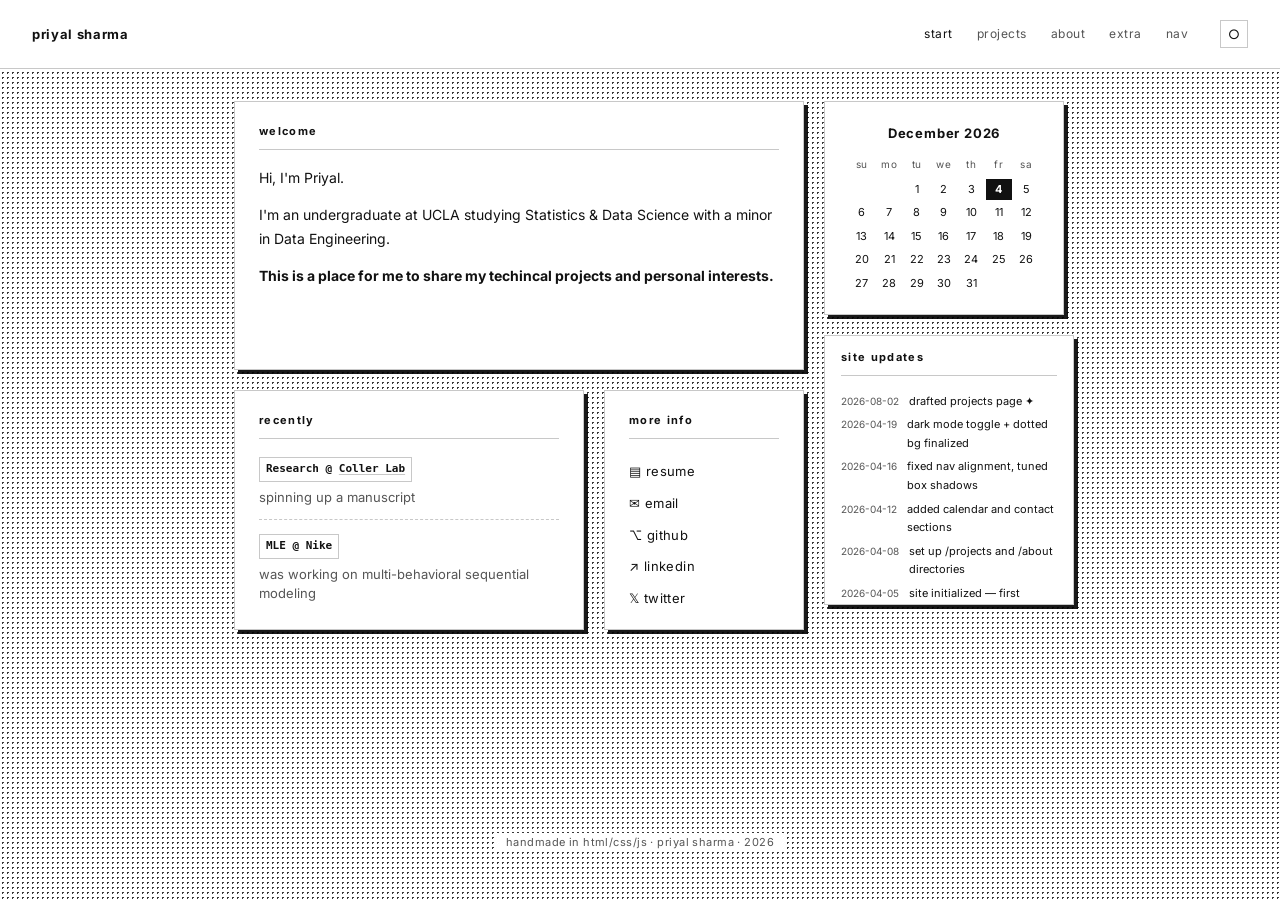
<file: index.html>
<!DOCTYPE html>
<html lang="en">

<head>
  <meta charset="UTF-8" />
  <meta name="viewport" content="width=device-width, initial-scale=1.0" />
  <title>priyal sharma</title>
  <link rel="preconnect" href="https://fonts.googleapis.com" />
  <link rel="preconnect" href="https://fonts.gstatic.com" crossorigin />
  <link href="https://fonts.googleapis.com/css2?family=Inter:wght@400;500;600&family=Press+Start+2P&display=swap"
    rel="stylesheet" />
  <link rel="stylesheet" href="style.css" />
</head>

<body>


  <header class="site-header">
    <span class="site-name">priyal sharma</span>
    <nav class="site-nav">
      <a href="index.html" class="nav-link active">start</a>
      <a href="pages/projects.html" class="nav-link">projects</a>
      <a href="pages/aboutme.html" class="nav-link">about</a>
      <a href="pages/extra.html" class="nav-link">extra</a>
      <a href="#" class="nav-link">nav</a>
    </nav>
    <button class="theme-toggle" id="themeToggle" aria-label="toggle dark mode">○</button>
  </header>

  <!-- main grid -->
  <main class="layout">

    <!-- left intro box -->
    <div class="left-col">

      <section class="box about-box">
        <h2 class="box-title">welcome</h2>
        <p>Hi, I'm Priyal.</p>
        <p>
          I'm an undergraduate at UCLA studying Statistics &amp; Data Science
          with a minor in Data Engineering.
        </p>
        <p>
          <strong> This is a place for me to share my techincal projects and personal interests. </strong>
        </p>
        <p class="subtle ghost-text">
          <em>I also exist in this impossibly huge system for a brief moment before disappearing</em>
        </p>
      </section>

      <div class="bottom-row">
        <section class="box currently-box">
          <h2 class="box-title">recently</h2>

          <div class="focus-entry">
            <span class="focus-role">
              Research @ <a href="https://collerlab.dgsom.ucla.edu/" class="link" target="_blank" rel="noopener">Coller
                Lab</a>
            </span>
            <span class="focus-detail">spinning up a manuscript</span>
          </div>


          <div class="focus-entry">
            <span class="focus-role">MLE @ Nike</span>
            <span class="focus-detail">was working on multi-behavioral sequential modeling</span>
          </div>



        </section>

        <section class="box contact-box">
          <h2 class="box-title">more info</h2>
          <ul class="contact-list">
            <li><a href="assets/Sharma_Priyal_Resume.pdf" class="link"> ▤ resume</a></li>
            <li><a href="mailto:priyalsh@g.ucla.edu" class="link">✉ email</a></li>
            <li><a href="https://github.com/preelshh" class="link" target="_blank" rel="noopener">⌥ github</a></li>
            <!-- TODO: real URL -->
            <li><a href="https://www.linkedin.com/in/priyalsh/" class="link" target="_blank" rel="noopener">↗
                linkedin</a></li>
            <!-- TODO: real URL -->
            <li><a href="https://twitter.com/priyal" class="link" target="_blank" rel="noopener">𝕏 twitter</a></li>
            <!-- TODO: real URL -->
          </ul>
        </section>
      </div>



    </div><!-- /left-col -->

    <!-- right col [calendar, site updates] -->
    <div class="right-col">

      <section class="box calendar-box">
        <div class="cal-header" id="calHeader"><!-- filled by JS --></div>
        <div class="cal-grid" id="calGrid"><!-- filled by JS --></div>
      </section>

      <section class="box activity-box">
        <h2 class="box-title">site updates</h2>
        <ul class="activity-list">
          <li class="activity-item">
            <span class="activity-date">2026-08-02</span>
            <span class="activity-text">drafted projects page ✦</span>
          </li>
          <li class="activity-item">
            <span class="activity-date">2026-04-19</span>
            <span class="activity-text">dark mode toggle + dotted bg finalized </span>
          </li>
          <li class="activity-item">
            <span class="activity-date">2026-04-16</span>
            <span class="activity-text">fixed nav alignment, tuned box shadows</span>
          </li>
          <li class="activity-item">
            <span class="activity-date">2026-04-12</span>
            <span class="activity-text">added calendar and contact sections</span>
          </li>
          <li class="activity-item">
            <span class="activity-date">2026-04-08</span>
            <span class="activity-text">set up /projects and /about directories</span>
          </li>
          <li class="activity-item">
            <span class="activity-date">2026-04-05</span>
            <span class="activity-text">site initialized — first commit</span>
          </li>
        </ul>
      </section>

    </div><!-- /right-col -->

  </main>

  <!--  footer -->
  <footer class="site-footer">
    <span class="footer-text">handmade in html/css/js · priyal sharma · 2026</span>
  </footer>

  <script src="script.js"></script>


  <!-- TODO: add a resume button -->
</body>

</html>
</file>
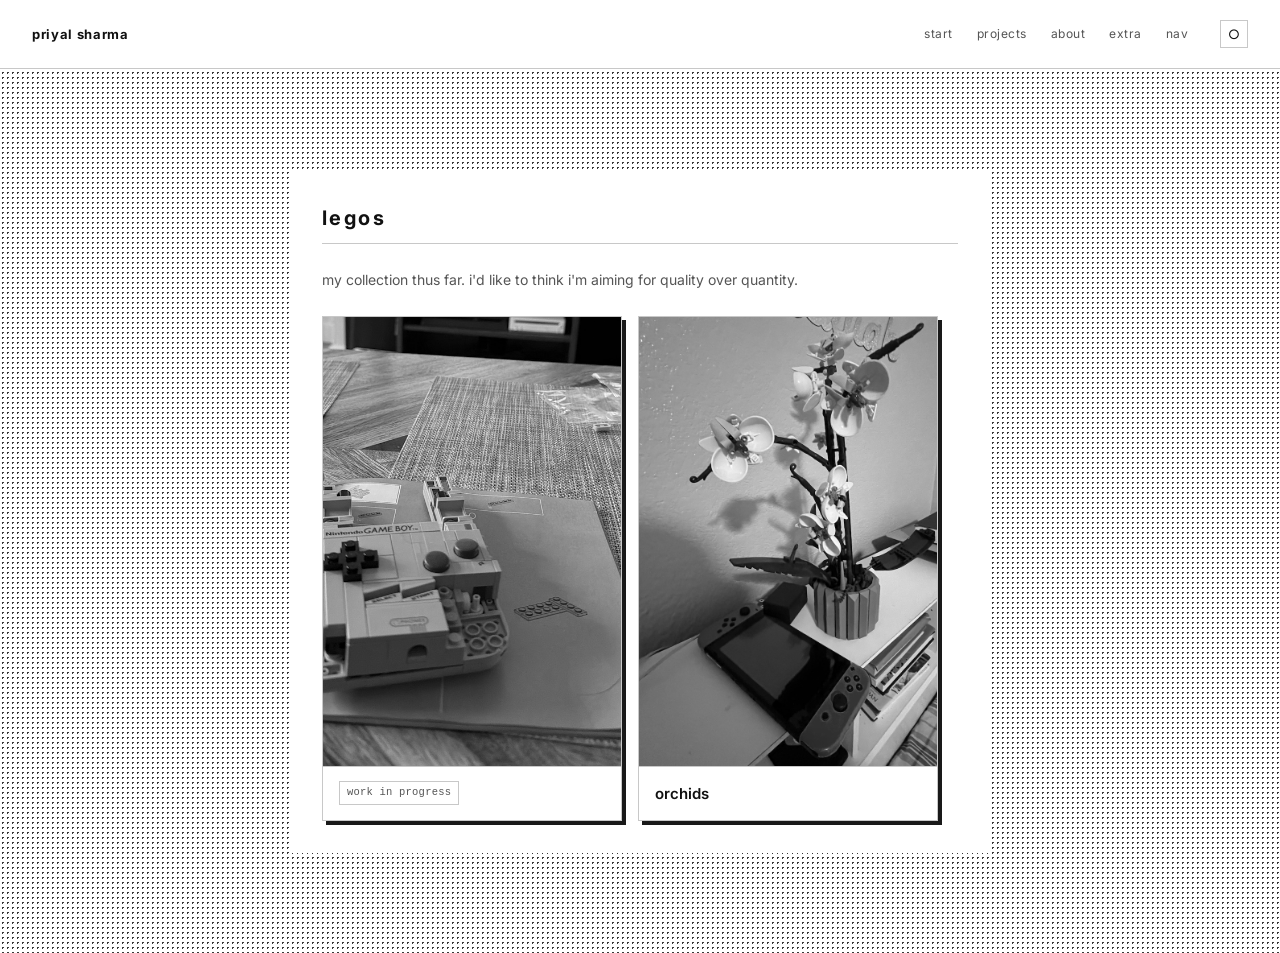
<file: legos.html>
<!DOCTYPE html>
<html lang="en">

<head>
  <meta charset="UTF-8" />
  <meta name="viewport" content="width=device-width, initial-scale=1.0" />
  <title>legos — priyal sharma</title>
  <link rel="preconnect" href="https://fonts.googleapis.com" />
  <link rel="preconnect" href="https://fonts.gstatic.com" crossorigin />
  <link href="https://fonts.googleapis.com/css2?family=Inter:wght@400;500;600&family=Press+Start+2P&display=swap"
    rel="stylesheet" />
  <link rel="stylesheet" href="style.css" />
</head>

<body>

  <header class="site-header">
    <span class="site-name">priyal sharma</span>
    <nav class="site-nav">
      <a href="index.html" class="nav-link">start</a>
      <a href="projects.html" class="nav-link">projects</a>
      <a href="aboutme.html" class="nav-link">about</a>
      <a href="#" class="nav-link">extra</a>
      <a href="#" class="nav-link">nav</a>
    </nav>
    <button class="theme-toggle" id="themeToggle" aria-label="toggle dark mode">○</button>
  </header>

  <main class="content-wrap">
    <article class="me-box">
      <h2 class="mebox-title">legos</h2>
      <p class="subtle" style="margin-bottom: 1.5rem;">my collection thus far. i'd like to think i'm aiming for quality
        over quantity.</p>

      <div class="lego-grid">
        <div class="lego-card">
          <img src="gameboy.jpeg" alt="Lego Gameboy Set">
          <div class="lego-card-info">
            <span class="lego-tag">work in progress</span>
          </div>
        </div>

        <div class="lego-card">
          <img src="flowers.jpeg" alt="Lego Flowers Set">
          <div class="lego-card-info">
            <h3>orchids</h3>
          </div>
        </div>
      </div>
    </article>
  </main>

</body>

</html>
</file>
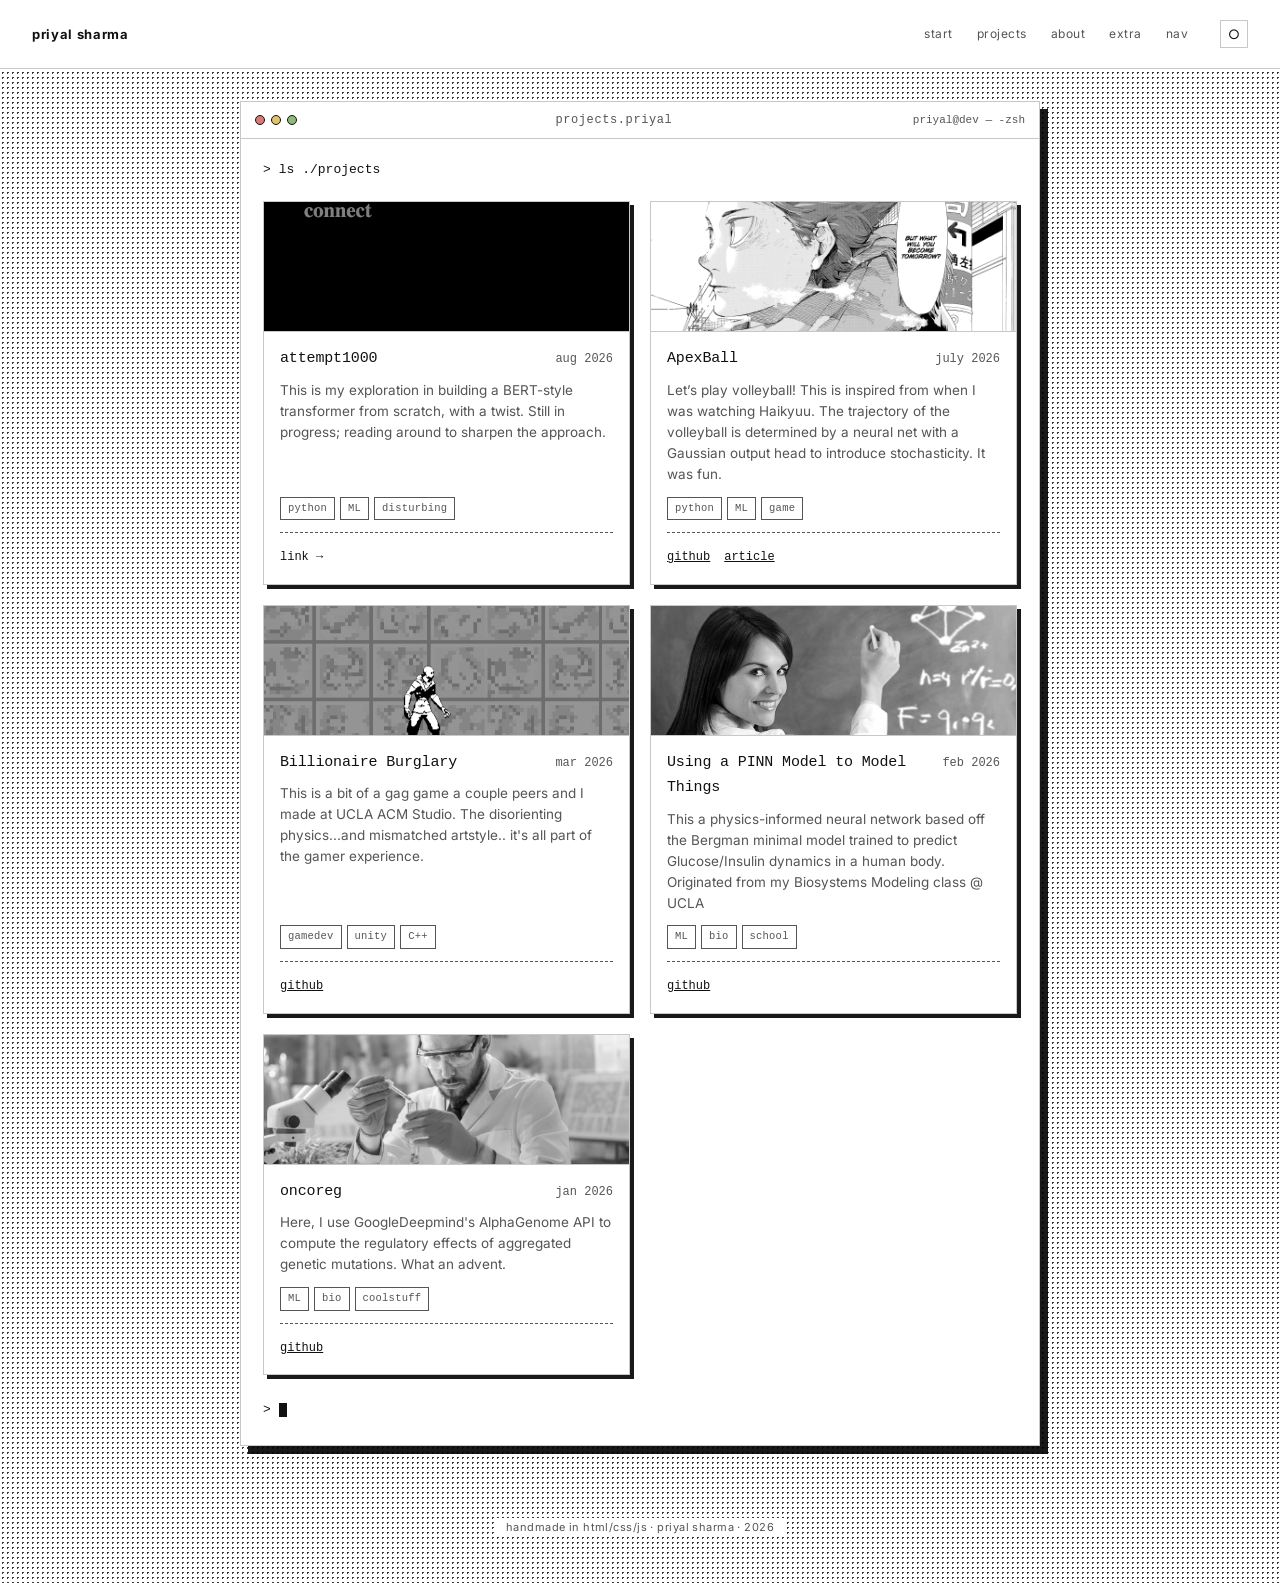
<file: projects.html>
<!DOCTYPE html>
<html lang="en">

<head>
  <meta charset="UTF-8" />
  <meta name="viewport" content="width=device-width, initial-scale=1.0" />
  <title>projects — priyal sharma</title>
  <link rel="preconnect" href="https://fonts.googleapis.com" />
  <link rel="preconnect" href="https://fonts.gstatic.com" crossorigin />
  <link href="https://fonts.googleapis.com/css2?family=Inter:wght@400;500;600&family=Press+Start+2P&display=swap"
    rel="stylesheet" />
  <link rel="stylesheet" href="style.css" />
</head>

<body>

  <!-- ─── NAV (matches index.html) ─────────────────────────────────────── -->
  <header class="site-header">
    <span class="site-name">priyal sharma</span>
    <nav class="site-nav">
      <a href="index.html" class="nav-link">start</a>
      <a href="projects.html" class="nav-link">projects</a>
      <a href="about.html" class="nav-link">about</a>
      <a href="#" class="nav-link">extra</a>
      <a href="#" class="nav-link">nav</a>
    </nav>
    <button class="theme-toggle" id="themeToggle" aria-label="toggle dark mode">○</button>
  </header>

  <main class="wrap">

    <div class="easter-egg">

      <!-- hidden notepad, underneath -->
      <div class="notepad">
        <p>secret list of more projects i want to work on</p>
        <p>sisyphus game</p>
        <p>lamp challenge</p>
        <p>roblox game</p>
      </div>

      <!-- terminal on top, covers the notepad -->
      <section class="terminal">

        <header class="terminal-bar">
          <span class="tl-dots">
            <span class="tl-dot red"></span>
            <span class="tl-dot yellow"></span>
            <span class="tl-dot green"></span>
          </span>
          <span class="tl-title">projects.priyal</span>
          <span class="tl-prompt">priyal@dev &mdash; -zsh</span>
        </header>

        <div class="terminal-body">

          <div class="prompt-line">
            <span class="prompt-chevron">&gt;</span>
            <span class="prompt-text">ls ./projects</span>
          </div>

          <div class="projects-grid">

            <!-- CARD 1 -->
            <article class="project-card">
              <div class="card-image">
                <img src="SCR-20260802-eauk.png" alt="attempt1000">
              </div>
              <div class="card-body">
                <header class="card-head">
                  <h2>attempt1000</h2>
                  <span class="card-date">aug 2026</span>
                </header>
                <p class="card-desc">
                  This is my exploration in building a BERT-style transformer from scratch, with a twist. Still in
                  progress;
                  reading around to sharpen the approach.
                </p>
                <ul class="card-tags">
                  <li>python</li>
                  <li>ML</li>
                  <li>disturbing</li>
                </ul>
                <ul class="card-links">
                  <li><a href="https://attemptno999.netlify.app/">link &rarr;</a></li>

                </ul>
              </div>
            </article>

            <!-- CARD 2 -->
            <article class="project-card">
              <div class="card-image no-image">
                <img src="haikyuu.jpeg" alt="besthaikyuuquote">
              </div>
              <div class="card-body">
                <header class="card-head">
                  <h2>ApexBall</h2>
                  <span class="card-date">july 2026</span>
                </header>
                <p class="card-desc">
                  Let’s play volleyball! This is inspired from when I was watching Haikyuu. The trajectory of the
                  volleyball is determined by a neural net with a Gaussian output head to introduce stochasticity. It
                  was
                  fun.
                </p>
                <ul class="card-tags">
                  <li>python</li>
                  <li>ML</li>
                  <li>game</li>
                </ul>
                <ul class="card-links">
                  <li><a href="https://github.com/preelshh/apexball"><u>github</u> </a></li>
                  <li><a href="https://illfatedencounter.substack.com/p/a-gaussian-game?r=8uc082"><u>article</u> </a>
                  </li>
                </ul>
              </div>
            </article>

            <article class="project-card">
              <div class="card-image no-image">
                <img src="SCR-20260802-eliq.png" alt="mefr">

              </div>
              <div class="card-body">
                <header class="card-head">
                  <h2>Billionaire Burglary</h2>
                  <span class="card-date">mar 2026</span>
                </header>
                <p class="card-desc">
                  This is a bit of a gag game a couple peers and I made at UCLA ACM Studio. The disorienting
                  physics...and
                  mismatched artstyle.. it's all part of the gamer experience.
                </p>
                <ul class="card-tags">
                  <li>gamedev</li>
                  <li>unity</li>
                  <li>C++</li>
                </ul>
                <ul class="card-links">
                  <li><a href="https://camerondhughes.itch.io/billionaire-burglary"><u>github</u></a></li>

                </ul>
              </div>
            </article>

            <!-- CARD 3 -->
            <article class="project-card">
              <div class="card-image no-image">
                <img src="physicist.jpg" alt="mefr">

              </div>
              <div class="card-body">
                <header class="card-head">
                  <h2>Using a PINN Model to Model Things</h2>
                  <span class="card-date">feb 2026</span>
                </header>
                <p class="card-desc">
                  This a physics-informed neural network based off the Bergman minimal model trained to predict
                  Glucose/Insulin dynamics in a human body. Originated from my Biosystems Modeling class @ UCLA
                </p>
                <ul class="card-tags">
                  <li>ML</li>
                  <li>bio</li>
                  <li>school</li>
                </ul>
                <ul class="card-links">
                  <li><a href="https://github.com/preelshh/PINNModel"><u>github</u></a></li>

                </ul>
              </div>
            </article>

            <!-- CARD 4 -->
            <article class="project-card">
              <div class="card-image">
                <img src="biologist-2.jpg" alt="mefr">
              </div>
              <div class="card-body">
                <header class="card-head">
                  <h2>oncoreg</h2>
                  <span class="card-date">jan 2026</span>
                </header>
                <p class="card-desc">
                  Here, I use GoogleDeepmind's AlphaGenome API to compute the regulatory effects of aggregated genetic
                  mutations. What an advent.
                </p>
                <ul class="card-tags">
                  <li>ML</li>
                  <li>bio</li>
                  <li>coolstuff</li>
                </ul>
                <ul class="card-links">
                  <li><a href="https://github.com/preelshh/oncoreg"><u>github</u> </a></li>
                </ul>
              </div>
            </article>






          </div>
          <div class="prompt-line prompt-closing">
            <span class="prompt-chevron">&gt;</span>
            <span class="prompt-cursor blink"></span>
          </div>
      </section>


    </div>


  </main>

  <footer class="site-footer">
    <span class="footer-text">handmade in html/css/js · priyal sharma · 2026</span>
  </footer>

  <script src="script.js"></script>
</body>

</html>
</file>
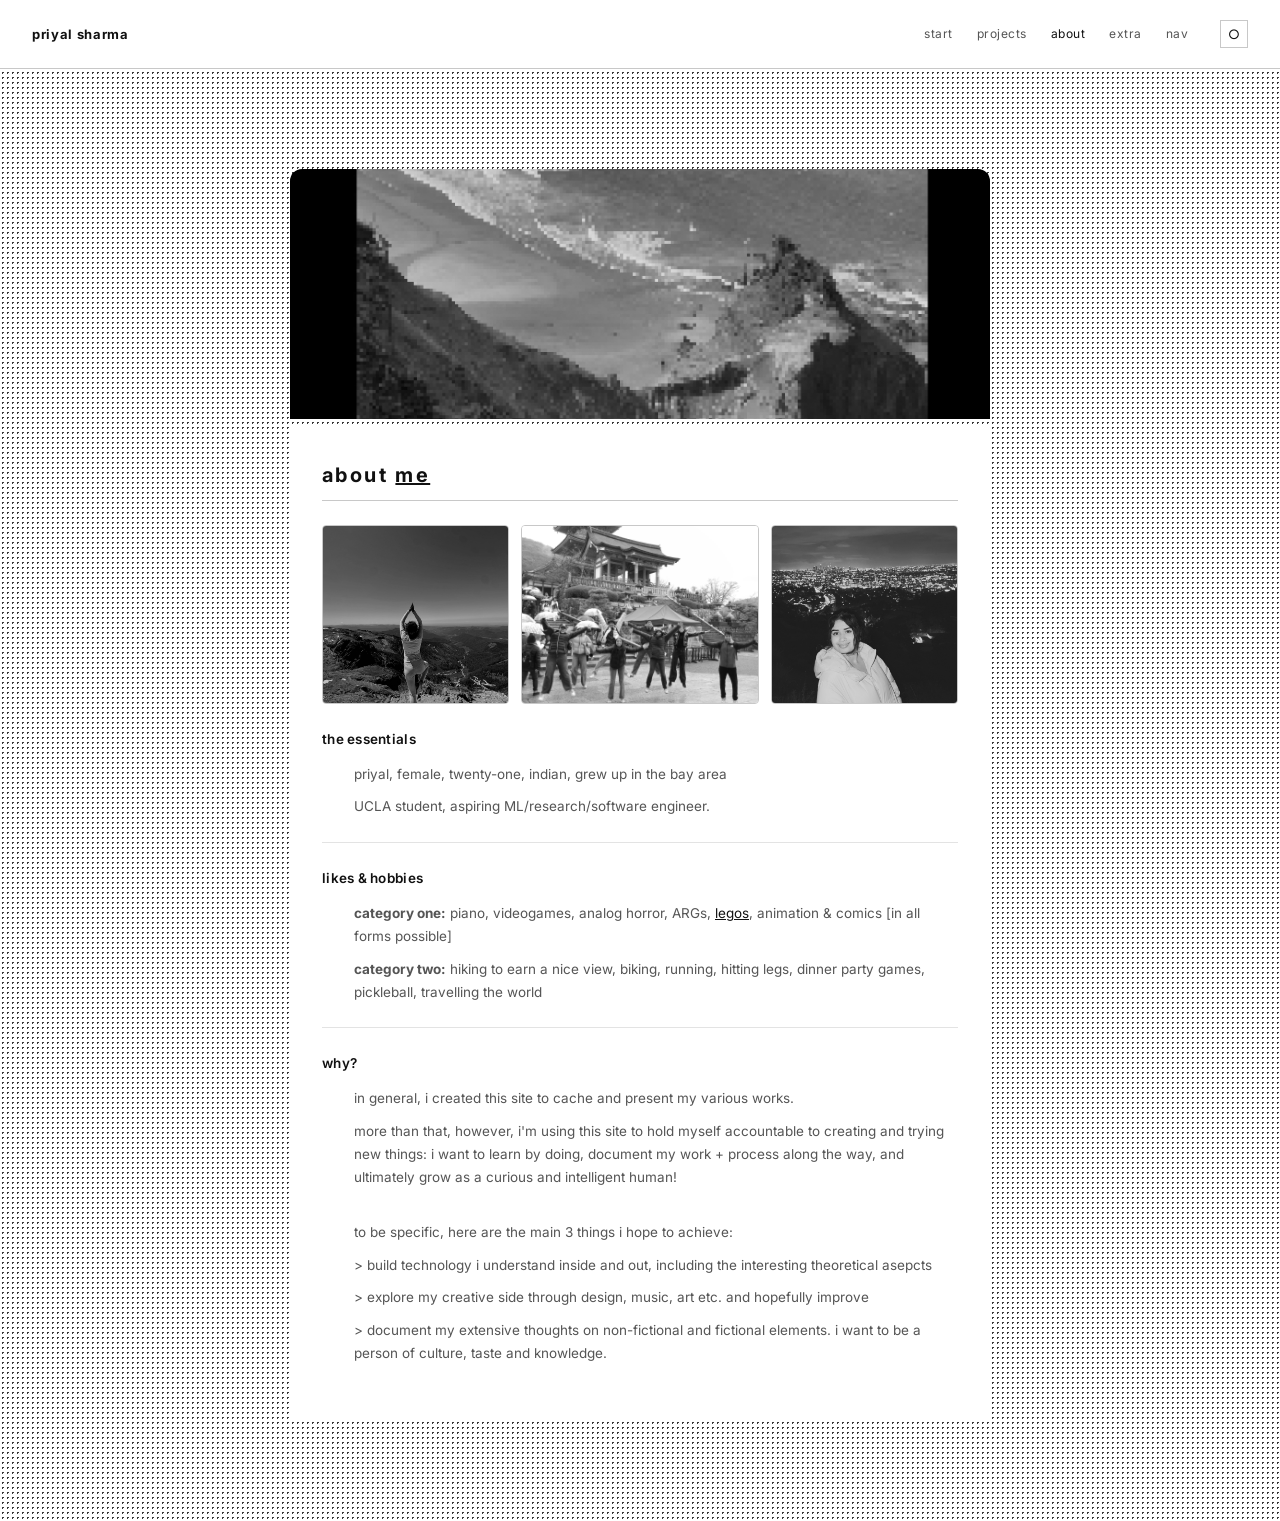
<file: pages/aboutme.html>
<!DOCTYPE html>
<html lang="en">

<head>
  <meta charset="UTF-8" />
  <meta name="viewport" content="width=device-width, initial-scale=1.0" />
  <title>about, priyal sharma</title>
  <link rel="preconnect" href="https://fonts.googleapis.com" />
  <link rel="preconnect" href="https://fonts.gstatic.com" crossorigin />
  <link href="https://fonts.googleapis.com/css2?family=Inter:wght@400;500;600&family=Press+Start+2P&display=swap"
    rel="stylesheet" />
  <link rel="stylesheet" href="../style.css" />
</head>

<body>

  <header class="site-header">
    <span class="site-name">priyal sharma</span>
    <nav class="site-nav">
      <a href="../index.html" class="nav-link">start</a>
      <a href="projects.html" class="nav-link">projects</a>
      <a href="aboutme.html" class="nav-link active">about</a>
      <a href="extra.html" class="nav-link">extra</a>
      <a href="#" class="nav-link">nav</a>
    </nav>
    <button class="theme-toggle" id="themeToggle" aria-label="toggle dark mode">○</button>
  </header>

  <div class="content-wrap">
    <img class="banner" src="../assets/images/banner.png" alt="banner">
    <article class="me-box">

      <h2 class="mebox-title">
        about <a href="shinji.txt" target="_blank">me</a>
      </h2>

      <div class="about-gallery">
        <img src="../assets/images/priyalimg.jpeg" alt="Priyal photo 1">
        <img src="../assets/images/priyalimage.jpeg" alt="Priyal photo 2">
        <img src="../assets/images/pfp.JPG" alt="Priyal photo 3">
      </div>

      <div class="about-section">
        <h3 class="section-title">the essentials</h3>
        <div class="section-content">
          <p>priyal, female, twenty-one, indian, grew up in the bay area</p>
          <p>UCLA student, aspiring ML/research/software engineer.</p>
        </div>
      </div>

      <hr class="section-divider">

      <div class="about-section">
        <h3 class="section-title">likes & hobbies</h3>
        <div class="section-content">
          <p><strong>category one:</strong> piano, videogames, analog horror, ARGs, <a href="legos.html"
              class="legolink active">legos</a>, animation & comics [in all
            forms
            possible]</p>
          <p><strong>category two:</strong> hiking to earn a nice view, biking, running, hitting legs, dinner party
            games,
            pickleball, travelling
            the world</p>
        </div>
      </div>

      <hr class="section-divider">

      <div class="about-section">
        <h3 class="section-title">why?</h3>
        <div class="section-content">
          <p>in general, i created this site to cache and present my various works.</p>
          <p>more than that, however, i'm using this site to hold myself accountable to creating and trying new things:
            i want to learn by doing, document my work + process along the way, and ultimately grow as a curious and
            intelligent human!</p>
          <br>
          <p>to be specific, here are the main 3 things i hope to achieve:</p>
          <p>&gt; build technology i understand inside and out, including the interesting theoretical asepcts</p>
          <p>&gt; explore my creative side through design, music, art etc. and hopefully improve</p>
          <p>&gt; document my extensive thoughts on non-fictional and fictional elements. i want to be a person of
            culture, taste and knowledge.</p>
        </div>
      </div>

    </article>
  </div>

</body>

</html>
</file>
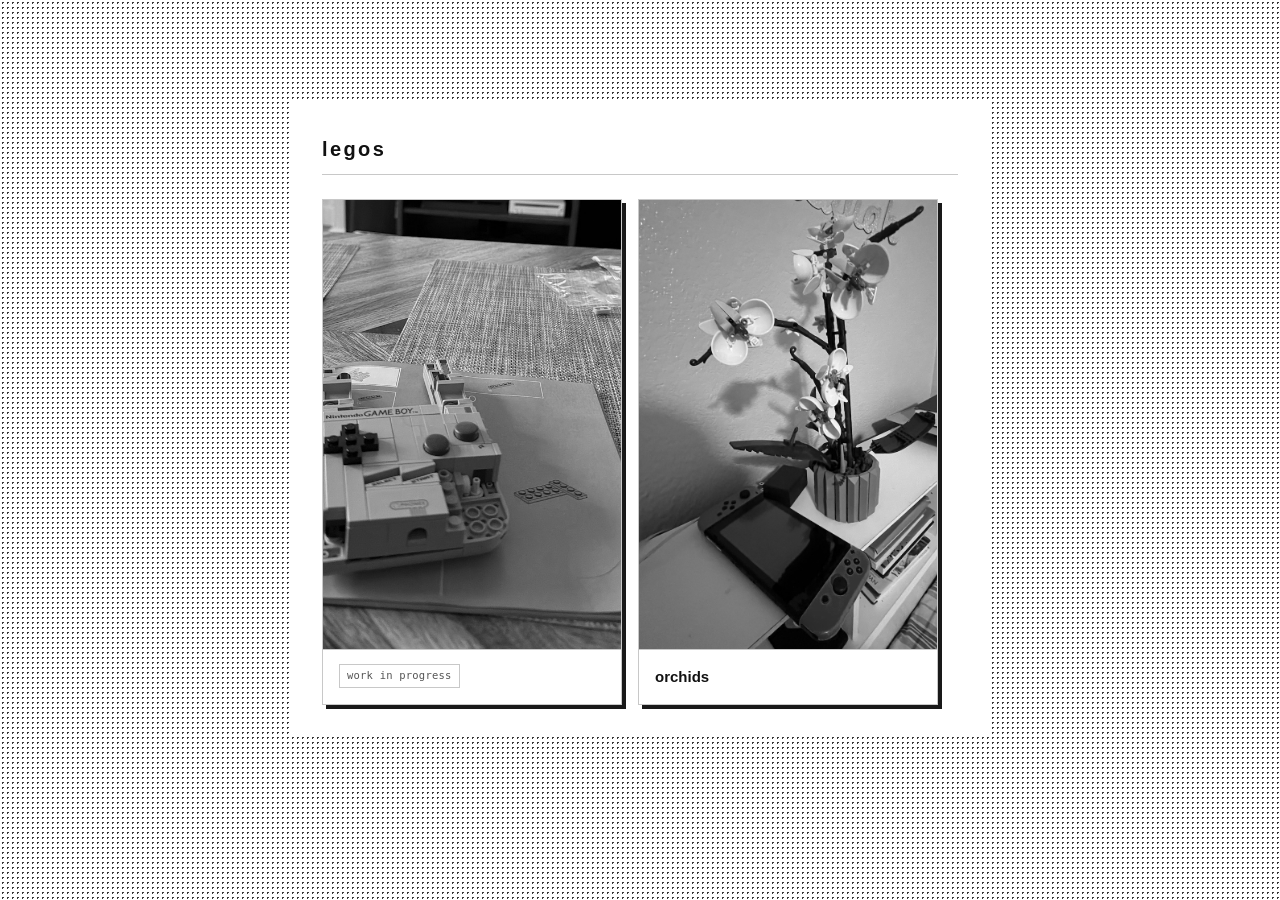
<file: pages/legos.html>
<!DOCTYPE html>
<html lang="en">
<head>
  <meta charset="UTF-8" />
  <meta name="viewport" content="width=device-width, initial-scale=1.0" />
  <title>legos — priyal sharma</title>
  <link rel="stylesheet" href="../style.css" />
</head>
<body>
  <main class="content-wrap">
    <article class="me-box">
      <h2 class="mebox-title">legos</h2>
      <div class="lego-grid">
        <div class="lego-card">
          <img src="../assets/images/gameboy.jpeg" alt="Lego Gameboy Set" />
          <div class="lego-card-info"><span class="lego-tag">work in progress</span></div>
        </div>
        <div class="lego-card">
          <img src="../assets/images/flowers.jpeg" alt="Lego Flowers Set" />
          <div class="lego-card-info"><h3>orchids</h3></div>
        </div>
      </div>
    </article>
  </main>
</body>
</html>
</file>
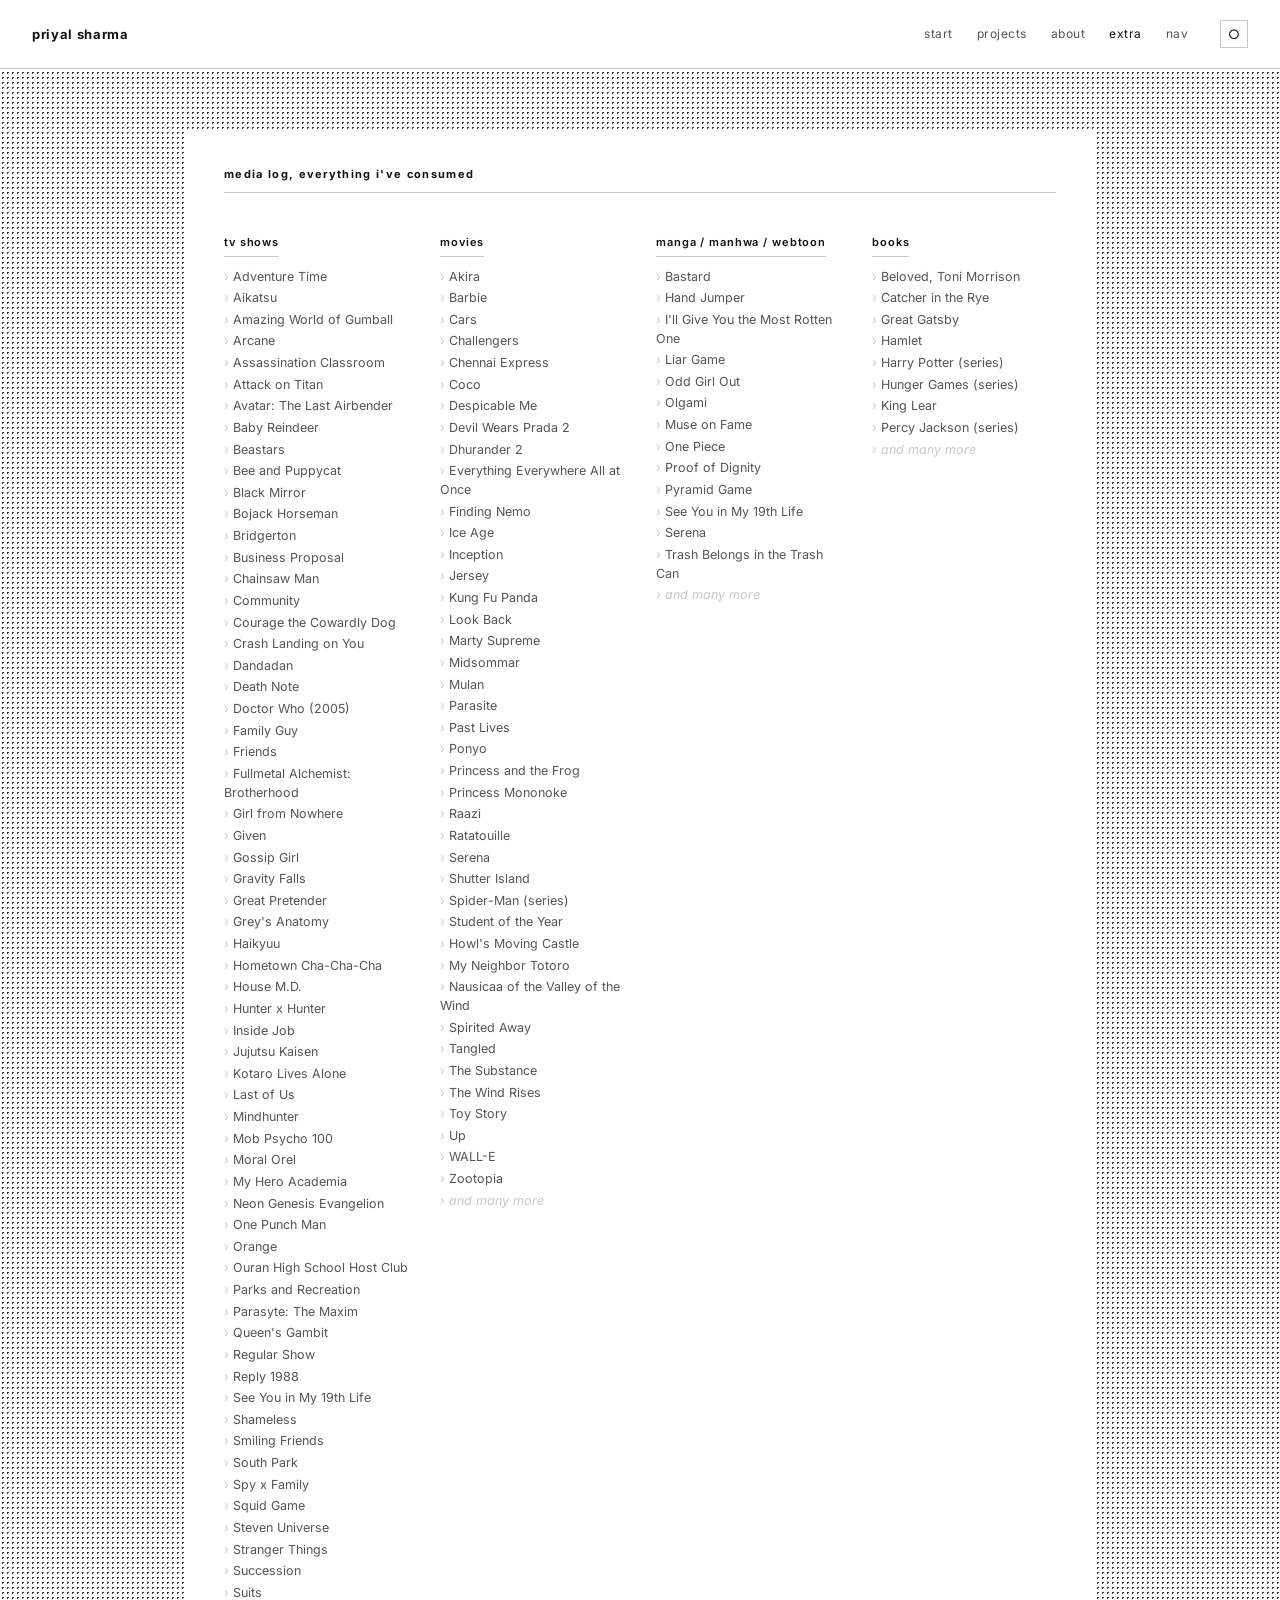
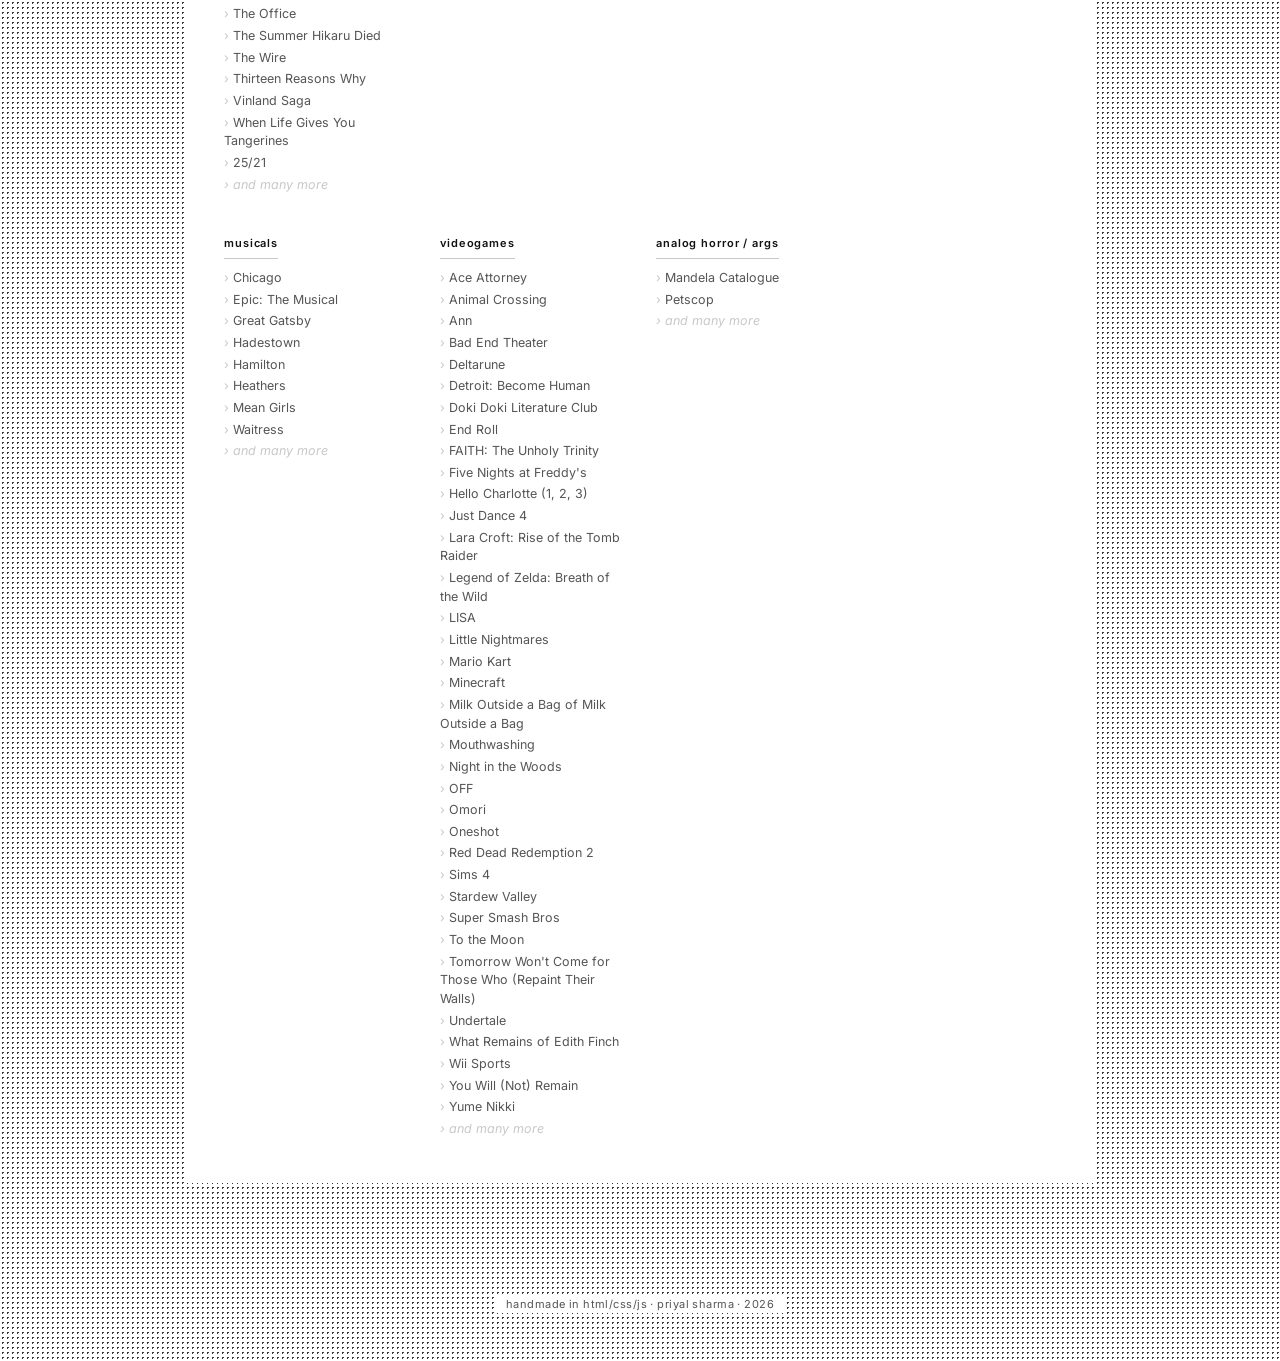
<file: pages/log.html>
<!DOCTYPE html>
<html lang="en">

<head>
  <meta charset="UTF-8" />
  <meta name="viewport" content="width=device-width, initial-scale=1.0" />
  <title>log, priyal sharma</title>
  <link rel="preconnect" href="https://fonts.googleapis.com" />
  <link rel="preconnect" href="https://fonts.gstatic.com" crossorigin />
  <link href="https://fonts.googleapis.com/css2?family=Inter:wght@400;500;600&family=Press+Start+2P&display=swap"
    rel="stylesheet" />
  <link rel="stylesheet" href="../style.css" />
  <style>
    .log-wrap {
      max-width: 960px;
      margin: 60px auto 80px;
      padding: 0 1.5rem;
    }

    .log-box {
      background: white;
      padding: 36px 40px 44px;
    }

    [data-theme="dark"] .log-box {
      background: var(--bg-box);
    }

    .log-title {
      font-family: var(--font-body);
      font-size: 11px;
      font-weight: bold;
      letter-spacing: 0.12em;
      text-transform: lowercase;
      border-bottom: 1px solid var(--border);
      padding-bottom: 0.5rem;
      margin-bottom: 2.5rem;
      color: var(--text);
    }

    .log-grid {
      display: grid;
      grid-template-columns: repeat(4, 1fr);
      gap: 2.5rem 2rem;
      align-items: start;
    }

    @media (max-width: 700px) {
      .log-grid { grid-template-columns: repeat(2, 1fr); }
    }
    @media (max-width: 400px) {
      .log-grid { grid-template-columns: 1fr; }
      .log-box { padding: 24px 20px 32px; }
    }

    .log-category h2 {
      display: table;
      font-family: var(--font-body);
      font-size: 11px;
      font-weight: 600;
      letter-spacing: 0.08em;
      text-transform: lowercase;
      color: var(--text);
      margin-bottom: 0.65rem;
      border-bottom: 1px solid var(--border);
      padding-bottom: 0.3rem;
    }

    .log-category ul {
      list-style: none;
      display: flex;
      flex-direction: column;
      gap: 0.18rem;
    }

    .log-category li {
      font-size: 12.5px;
      color: var(--text-subtle);
      line-height: 1.5;
    }

    .log-category li::before {
      content: '› ';
      color: var(--border);
    }

    .log-category li.more {
      font-style: italic;
      color: var(--border);
    }
  </style>
</head>

<body>

  <header class="site-header">
    <span class="site-name">priyal sharma</span>
    <nav class="site-nav">
      <a href="../index.html" class="nav-link">start</a>
      <a href="projects.html" class="nav-link">projects</a>
      <a href="aboutme.html" class="nav-link">about</a>
      <a href="extra.html" class="nav-link active">extra</a>
      <a href="#" class="nav-link">nav</a>
    </nav>
    <button class="theme-toggle" id="themeToggle" aria-label="toggle dark mode">&#9675;</button>
  </header>

  <div class="log-wrap">
    <div class="log-box">
      <p class="log-title">media log, everything i've consumed</p>
      <div class="log-grid">

        <!-- TV / SHOWS (includes anime) — full width 3 cols -->
        <div class="log-category">
          <h2>tv shows</h2>
          <ul>
            <li>Adventure Time</li>
            <li>Aikatsu</li>
            <li>Amazing World of Gumball</li>
            <li>Arcane</li>
            <li>Assassination Classroom</li>
            <li>Attack on Titan</li>
            <li>Avatar: The Last Airbender</li>
            <li>Baby Reindeer</li>
            <li>Beastars</li>
            <li>Bee and Puppycat</li>
            <li>Black Mirror</li>
            <li>Bojack Horseman</li>
            <li>Bridgerton</li>
            <li>Business Proposal</li>
            <li>Chainsaw Man</li>
            <li>Community</li>
            <li>Courage the Cowardly Dog</li>
            <li>Crash Landing on You</li>
            <li>Dandadan</li>
            <li>Death Note</li>
            <li>Doctor Who (2005)</li>
            <li>Family Guy</li>
            <li>Friends</li>
            <li>Fullmetal Alchemist: Brotherhood</li>
            <li>Girl from Nowhere</li>
            <li>Given</li>
            <li>Gossip Girl</li>
            <li>Gravity Falls</li>
            <li>Great Pretender</li>
            <li>Grey's Anatomy</li>
            <li>Haikyuu</li>
            <li>Hometown Cha-Cha-Cha</li>
            <li>House M.D.</li>
            <li>Hunter x Hunter</li>
            <li>Inside Job</li>
            <li>Jujutsu Kaisen</li>
            <li>Kotaro Lives Alone</li>
            <li>Last of Us</li>
            <li>Mindhunter</li>
            <li>Mob Psycho 100</li>
            <li>Moral Orel</li>
            <li>My Hero Academia</li>
            <li>Neon Genesis Evangelion</li>
            <li>One Punch Man</li>
            <li>Orange</li>
            <li>Ouran High School Host Club</li>
            <li>Parks and Recreation</li>
            <li>Parasyte: The Maxim</li>
            <li>Queen's Gambit</li>
            <li>Regular Show</li>
            <li>Reply 1988</li>
            <li>See You in My 19th Life</li>
            <li>Shameless</li>
            <li>Smiling Friends</li>
            <li>South Park</li>
            <li>Spy x Family</li>
            <li>Squid Game</li>
            <li>Steven Universe</li>
            <li>Stranger Things</li>
            <li>Succession</li>
            <li>Suits</li>
            <li>The Office</li>
            <li>The Summer Hikaru Died</li>
            <li>The Wire</li>
            <li>Thirteen Reasons Why</li>
            <li>Vinland Saga</li>
            <li>When Life Gives You Tangerines</li>
            <li>25/21</li>
            <li class="more">and many more</li>
          </ul>
        </div>

        <!-- MOVIES — spans 2 cols -->
        <div class="log-category">
          <h2>movies</h2>
          <ul>
            <li>Akira</li>
            <li>Barbie</li>
            <li>Cars</li>
            <li>Challengers</li>
            <li>Chennai Express</li>
            <li>Coco</li>
            <li>Despicable Me</li>
            <li>Devil Wears Prada 2</li>
            <li>Dhurander 2</li>
            <li>Everything Everywhere All at Once</li>
            <li>Finding Nemo</li>
            <li>Ice Age</li>
            <li>Inception</li>
            <li>Jersey</li>
            <li>Kung Fu Panda</li>
            <li>Look Back</li>
            <li>Marty Supreme</li>
            <li>Midsommar</li>
            <li>Mulan</li>
            <li>Parasite</li>
            <li>Past Lives</li>
            <li>Ponyo</li>
            <li>Princess and the Frog</li>
            <li>Princess Mononoke</li>
            <li>Raazi</li>
            <li>Ratatouille</li>
            <li>Serena</li>
            <li>Shutter Island</li>
            <li>Spider-Man (series)</li>
            <li>Student of the Year</li>
            <li>Howl's Moving Castle</li>
            <li>My Neighbor Totoro</li>
            <li>Nausicaa of the Valley of the Wind</li>
            <li>Spirited Away</li>
            <li>Tangled</li>
            <li>The Substance</li>
            <li>The Wind Rises</li>
            <li>Toy Story</li>
            <li>Up</li>
            <li>WALL-E</li>
            <li>Zootopia</li>
            <li class="more">and many more</li>
          </ul>
        </div>

        <!-- MANGA / MANHWA / WEBTOON -->
        <div class="log-category">
          <h2>manga / manhwa / webtoon</h2>
          <ul>
            <li>Bastard</li>
            <li>Hand Jumper</li>
            <li>I'll Give You the Most Rotten One</li>
            <li>Liar Game</li>
            <li>Odd Girl Out</li>
            <li>Olgami</li>
            <li>Muse on Fame</li>
            <li>One Piece</li>
            <li>Proof of Dignity</li>
            <li>Pyramid Game</li>
            <li>See You in My 19th Life</li>
            <li>Serena</li>
            <li>Trash Belongs in the Trash Can</li>
            <li class="more">and many more</li>
          </ul>
        </div>

        <!-- BOOKS -->
        <div class="log-category">
          <h2>books</h2>
          <ul>
            <li>Beloved, Toni Morrison</li>
            <li>Catcher in the Rye</li>
            <li>Great Gatsby</li>
            <li>Hamlet</li>
            <li>Harry Potter (series)</li>
            <li>Hunger Games (series)</li>
            <li>King Lear</li>
            <li>Percy Jackson (series)</li>
            <li class="more">and many more</li>
          </ul>
        </div>

        <!-- MUSICALS -->
        <div class="log-category">
          <h2>musicals</h2>
          <ul>
            <li>Chicago</li>
            <li>Epic: The Musical</li>
            <li>Great Gatsby</li>
            <li>Hadestown</li>
            <li>Hamilton</li>
            <li>Heathers</li>
            <li>Mean Girls</li>
            <li>Waitress</li>
            <li class="more">and many more</li>
          </ul>
        </div>

        <!-- VIDEOGAMES — wide 2 cols -->
        <div class="log-category">
          <h2>videogames</h2>
          <ul>
            <li>Ace Attorney</li>
            <li>Animal Crossing</li>
            <li>Ann</li>
            <li>Bad End Theater</li>
            <li>Deltarune</li>
            <li>Detroit: Become Human</li>
            <li>Doki Doki Literature Club</li>
            <li>End Roll</li>
            <li>FAITH: The Unholy Trinity</li>
            <li>Five Nights at Freddy's</li>
            <li>Hello Charlotte (1, 2, 3)</li>
            <li>Just Dance 4</li>
            <li>Lara Croft: Rise of the Tomb Raider</li>
            <li>Legend of Zelda: Breath of the Wild</li>
            <li>LISA</li>
            <li>Little Nightmares</li>
            <li>Mario Kart</li>
            <li>Minecraft</li>
            <li>Milk Outside a Bag of Milk Outside a Bag</li>
            <li>Mouthwashing</li>
            <li>Night in the Woods</li>
            <li>OFF</li>
            <li>Omori</li>
            <li>Oneshot</li>
            <li>Red Dead Redemption 2</li>
            <li>Sims 4</li>
            <li>Stardew Valley</li>
            <li>Super Smash Bros</li>
            <li>To the Moon</li>
            <li>Tomorrow Won't Come for Those Who (Repaint Their Walls)</li>
            <li>Undertale</li>
            <li>What Remains of Edith Finch</li>
            <li>Wii Sports</li>
            <li>You Will (Not) Remain</li>
            <li>Yume Nikki</li>
            <li class="more">and many more</li>
          </ul>
        </div>

        <!-- ANALOG HORROR / ARGS -->
        <div class="log-category">
          <h2>analog horror / args</h2>
          <ul>
            <li>Mandela Catalogue</li>
            <li>Petscop</li>
            <li class="more">and many more</li>
          </ul>
        </div>

      </div>
    </div>
  </div>

  <footer class="site-footer">
    <span class="footer-text">handmade in html/css/js &middot; priyal sharma &middot; 2026</span>
  </footer>

  <script>
    const toggle = document.getElementById('themeToggle');
    const saved = localStorage.getItem('theme');
    if (saved) document.documentElement.setAttribute('data-theme', saved);
    toggle.addEventListener('click', () => {
      const current = document.documentElement.getAttribute('data-theme');
      const next = current === 'dark' ? 'light' : 'dark';
      document.documentElement.setAttribute('data-theme', next);
      localStorage.setItem('theme', next);
    });
  </script>

</body>

</html>
</file>
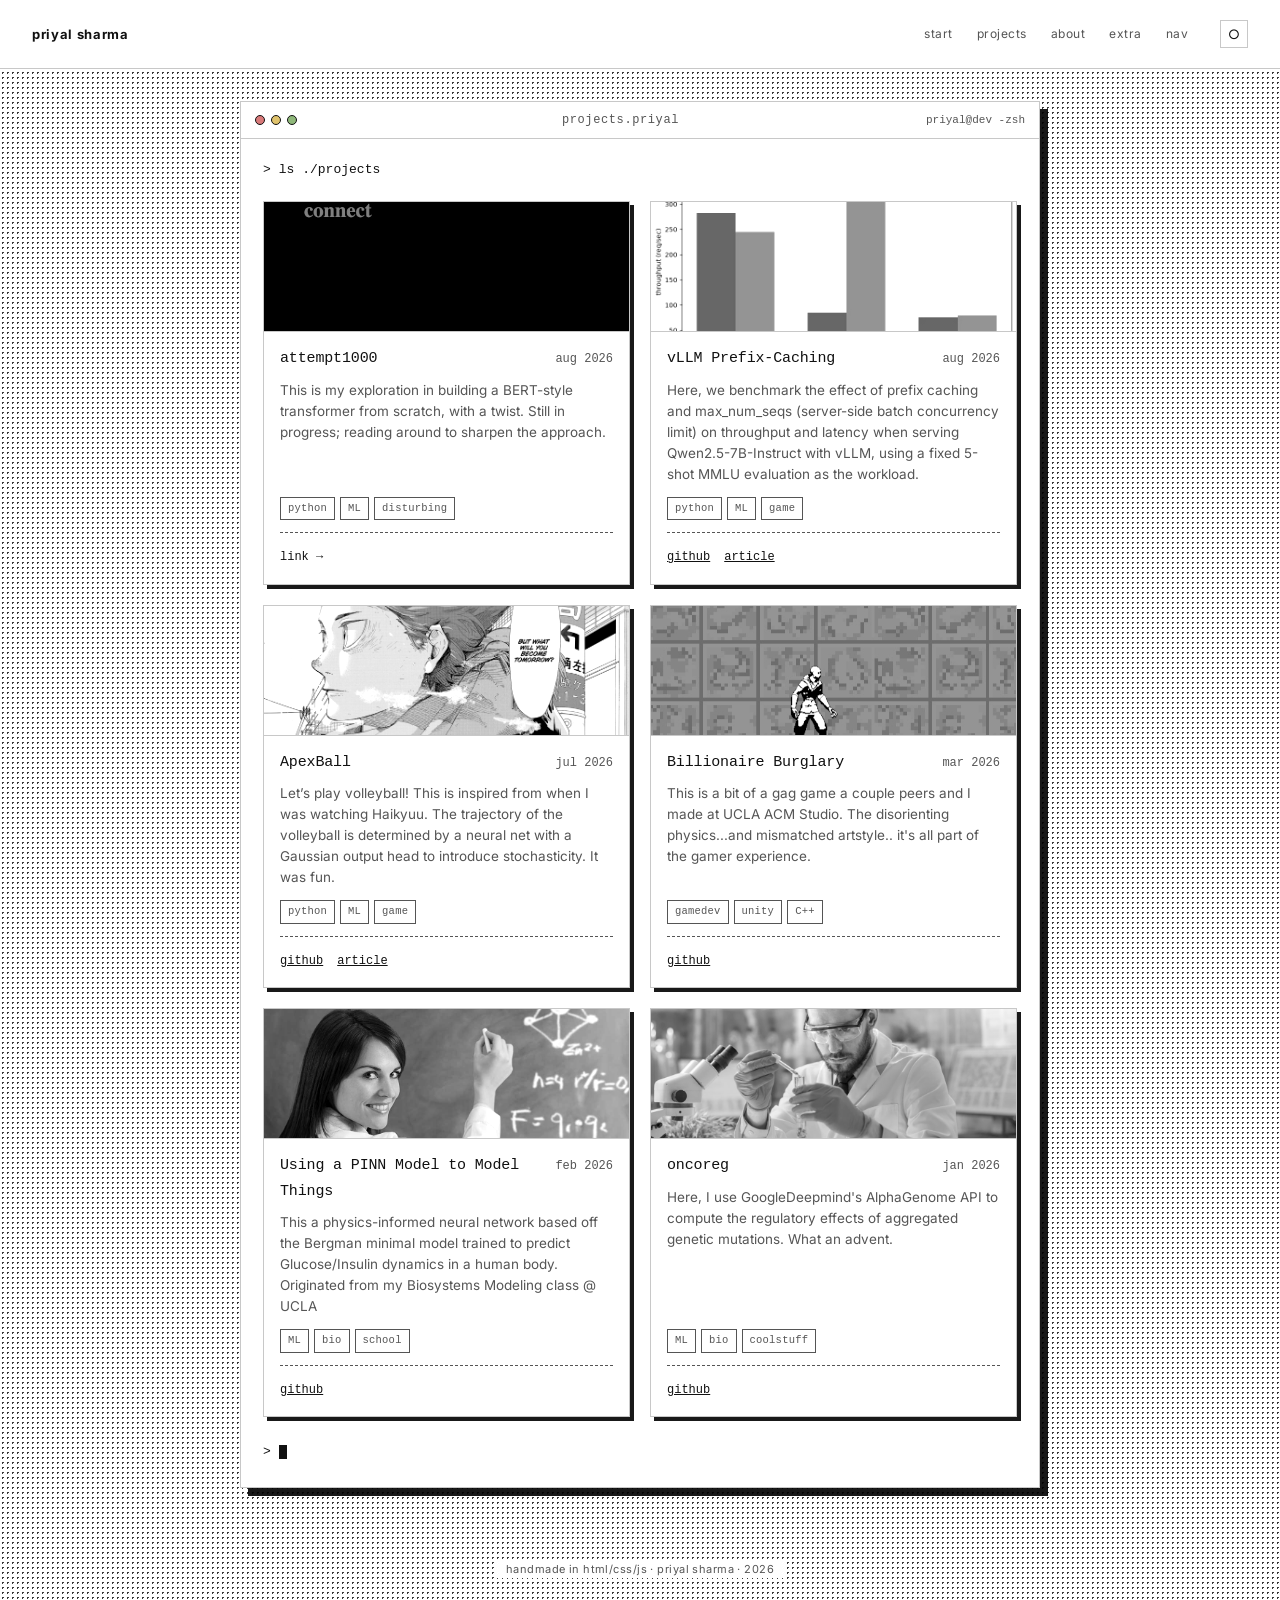
<file: pages/projects.html>
<!DOCTYPE html>
<html lang="en">

<head>
  <meta charset="UTF-8" />
  <meta name="viewport" content="width=device-width, initial-scale=1.0" />
  <title>projects, priyal sharma</title>
  <link rel="preconnect" href="https://fonts.googleapis.com" />
  <link rel="preconnect" href="https://fonts.gstatic.com" crossorigin />
  <link href="https://fonts.googleapis.com/css2?family=Inter:wght@400;500;600&family=Press+Start+2P&display=swap"
    rel="stylesheet" />
  <link rel="stylesheet" href="../style.css" />
</head>

<body>

  <header class="site-header">
    <span class="site-name">priyal sharma</span>
    <nav class="site-nav">
      <a href="../index.html" class="nav-link">start</a>
      <a href="projects.html" class="nav-link">projects</a>
      <a href="aboutme.html" class="nav-link">about</a>
      <a href="extra.html" class="nav-link">extra</a>
      <a href="#" class="nav-link">nav</a>
    </nav>
    <button class="theme-toggle" id="themeToggle" aria-label="toggle dark mode">○</button>
  </header>

  <main class="wrap">

    <div class="easter-egg">

      <div class="notepad">
        <p>secret list of more projects i want to work on</p>
        <p>sisyphus game</p>
        <p>lamp challenge</p>
        <p>roblox game</p>
      </div>

      <section class="terminal">

        <header class="terminal-bar">
          <span class="tl-dots">
            <span class="tl-dot red"></span>
            <span class="tl-dot yellow"></span>
            <span class="tl-dot green"></span>
          </span>
          <span class="tl-title">projects.priyal</span>
          <span class="tl-prompt">priyal@dev -zsh</span>
        </header>

        <div class="terminal-body">

          <div class="prompt-line">
            <span class="prompt-chevron">&gt;</span>
            <span class="prompt-text">ls ./projects</span>
          </div>

          <div class="projects-grid">

            <article class="project-card">
              <div class="card-image">
                <img src="../assets/images/SCR-20260802-eauk.png" alt="attempt1000">
              </div>
              <div class="card-body">
                <header class="card-head">
                  <h2>attempt1000</h2>
                  <span class="card-date">aug 2026</span>
                </header>
                <p class="card-desc">
                  This is my exploration in building a BERT-style transformer from scratch, with a twist. Still in
                  progress;
                  reading around to sharpen the approach.
                </p>
                <ul class="card-tags">
                  <li>python</li>
                  <li>ML</li>
                  <li>disturbing</li>
                </ul>
                <ul class="card-links">
                  <li><a href="https://attemptno999.netlify.app/">link &rarr;</a></li>

                </ul>
              </div>
            </article>
            <article class="project-card">
              <div class="card-image no-image">
                <img src="../assets/images/throughput_comparison_copy.png" alt="besthaikyuuquote">
              </div>
              <div class="card-body">
                <header class="card-head">
                  <h2>vLLM Prefix-Caching</h2>
                  <span class="card-date">aug 2026</span>
                </header>
                <p class="card-desc">
                  Here, we benchmark the effect of prefix caching and max_num_seqs (server-side batch concurrency limit)
                  on throughput and latency when serving Qwen2.5-7B-Instruct with vLLM, using a fixed 5-shot MMLU
                  evaluation as the workload.
                </p>
                <ul class="card-tags">
                  <li>python</li>
                  <li>ML</li>
                  <li>game</li>
                </ul>
                <ul class="card-links">
                  <li><a href="https://github.com/preelshh/vllmCaching"><u>github</u> </a></li>
                  <li><a href="../pages/vllm.html"><u>article</u> </a>
                  </li>
                </ul>
              </div>
            </article>


            <article class="project-card">
              <div class="card-image no-image">
                <img src="../assets/images/haikyuu.jpeg" alt="besthaikyuuquote">
              </div>
              <div class="card-body">
                <header class="card-head">
                  <h2>ApexBall</h2>
                  <span class="card-date">jul 2026</span>
                </header>
                <p class="card-desc">
                  Let’s play volleyball! This is inspired from when I was watching Haikyuu. The trajectory of the
                  volleyball is determined by a neural net with a Gaussian output head to introduce stochasticity. It
                  was
                  fun.
                </p>
                <ul class="card-tags">
                  <li>python</li>
                  <li>ML</li>
                  <li>game</li>
                </ul>
                <ul class="card-links">
                  <li><a href="https://github.com/preelshh/apexball"><u>github</u> </a></li>
                  <li><a href="https://illfatedencounter.substack.com/p/a-gaussian-game?r=8uc082"><u>article</u> </a>
                  </li>
                </ul>
              </div>
            </article>

            <article class="project-card">
              <div class="card-image no-image">
                <img src="../assets/images/SCR-20260802-eliq.png" alt="mefr">

              </div>
              <div class="card-body">
                <header class="card-head">
                  <h2>Billionaire Burglary</h2>
                  <span class="card-date">mar 2026</span>
                </header>
                <p class="card-desc">
                  This is a bit of a gag game a couple peers and I made at UCLA ACM Studio. The disorienting
                  physics...and
                  mismatched artstyle.. it's all part of the gamer experience.
                </p>
                <ul class="card-tags">
                  <li>gamedev</li>
                  <li>unity</li>
                  <li>C++</li>
                </ul>
                <ul class="card-links">
                  <li><a href="https://camerondhughes.itch.io/billionaire-burglary"><u>github</u></a></li>

                </ul>
              </div>
            </article>

            <article class="project-card">
              <div class="card-image no-image">
                <img src="../assets/images/physicist.jpg" alt="mefr">

              </div>
              <div class="card-body">
                <header class="card-head">
                  <h2>Using a PINN Model to Model Things</h2>
                  <span class="card-date">feb 2026</span>
                </header>
                <p class="card-desc">
                  This a physics-informed neural network based off the Bergman minimal model trained to predict
                  Glucose/Insulin dynamics in a human body. Originated from my Biosystems Modeling class @ UCLA
                </p>
                <ul class="card-tags">
                  <li>ML</li>
                  <li>bio</li>
                  <li>school</li>
                </ul>
                <ul class="card-links">
                  <li><a href="https://github.com/preelshh/PINNModel"><u>github</u></a></li>

                </ul>
              </div>
            </article>

            <article class="project-card">
              <div class="card-image">
                <img src="../assets/images/biologist-2.jpg" alt="mefr">
              </div>
              <div class="card-body">
                <header class="card-head">
                  <h2>oncoreg</h2>
                  <span class="card-date">jan 2026</span>
                </header>
                <p class="card-desc">
                  Here, I use GoogleDeepmind's AlphaGenome API to compute the regulatory effects of aggregated genetic
                  mutations. What an advent.
                </p>
                <ul class="card-tags">
                  <li>ML</li>
                  <li>bio</li>
                  <li>coolstuff</li>
                </ul>
                <ul class="card-links">
                  <li><a href="https://github.com/preelshh/oncoreg"><u>github</u> </a></li>
                </ul>
              </div>
            </article>






          </div>
          <div class="prompt-line prompt-closing">
            <span class="prompt-chevron">&gt;</span>
            <span class="prompt-cursor blink"></span>
          </div>
      </section>


    </div>


  </main>

  <footer class="site-footer">
    <span class="footer-text">handmade in html/css/js · priyal sharma · 2026</span>
  </footer>

  <script src="../script.js"></script>
</body>

</html>
</file>
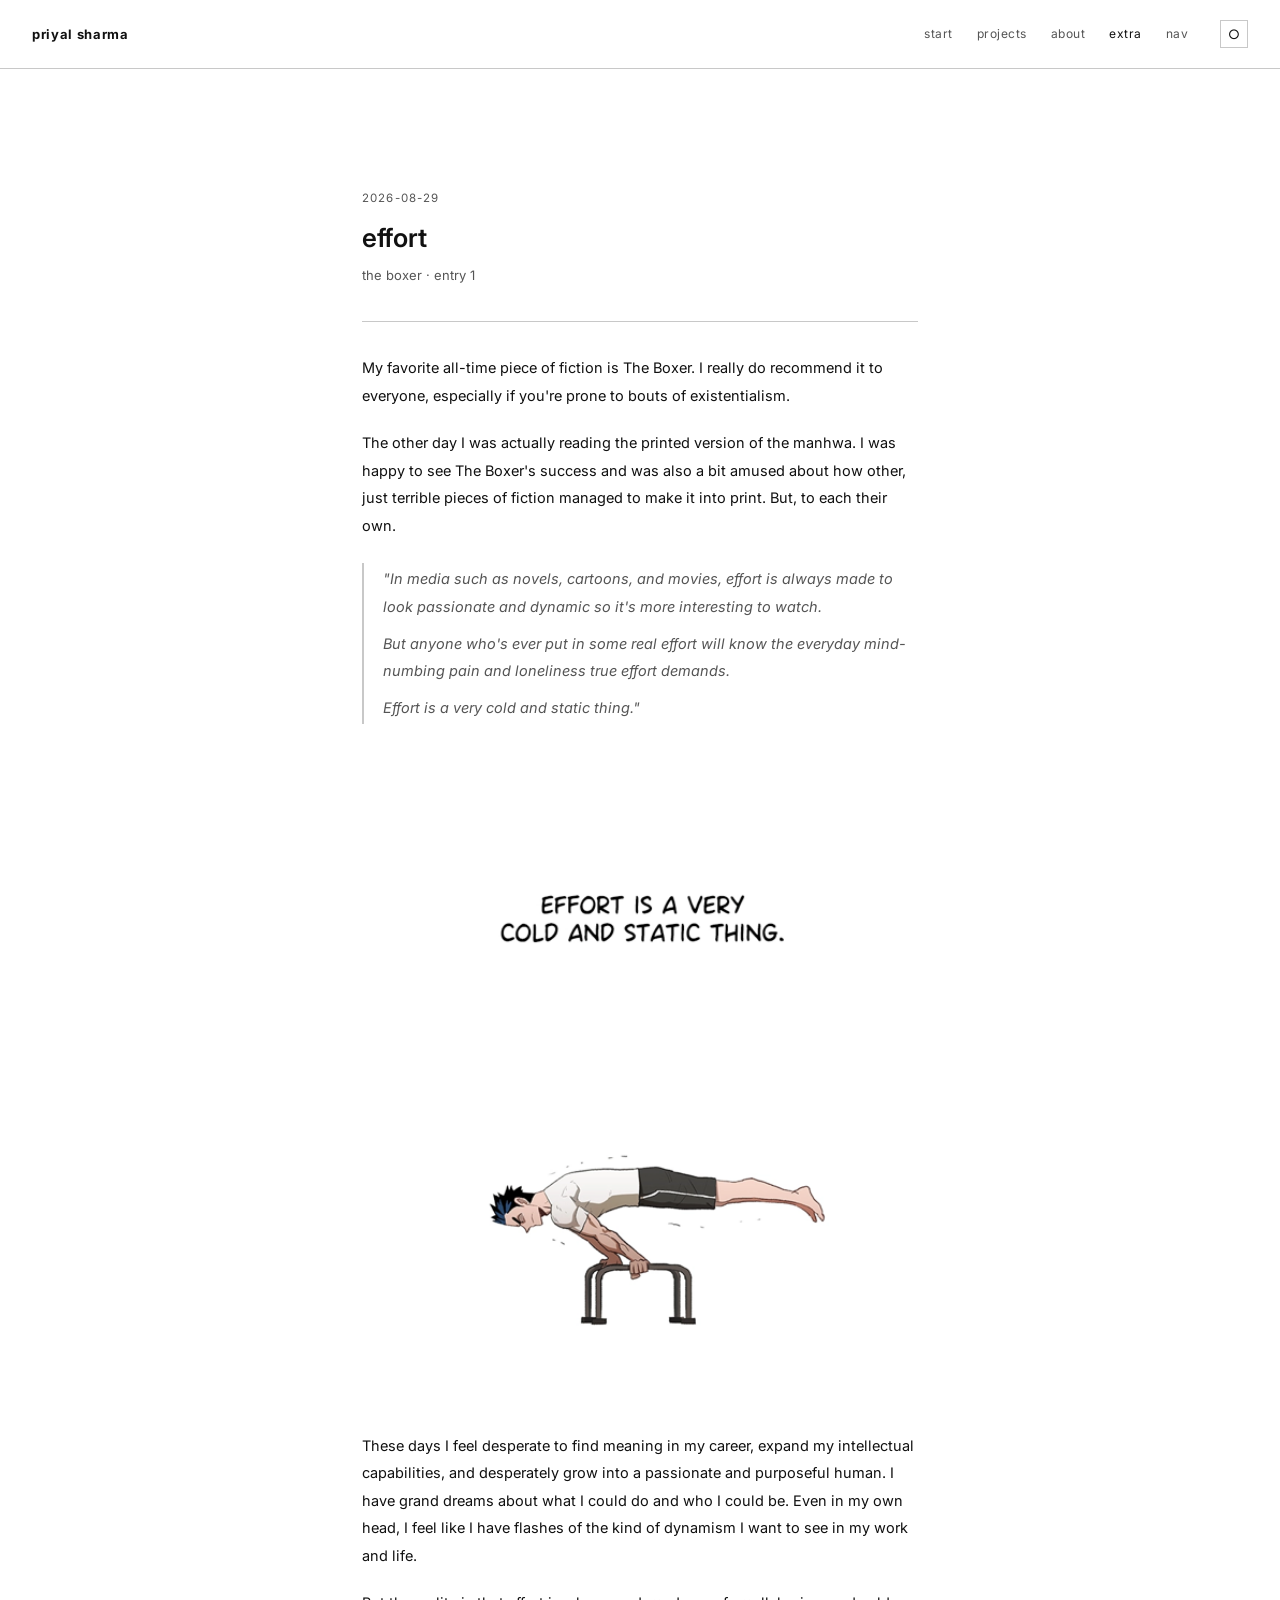
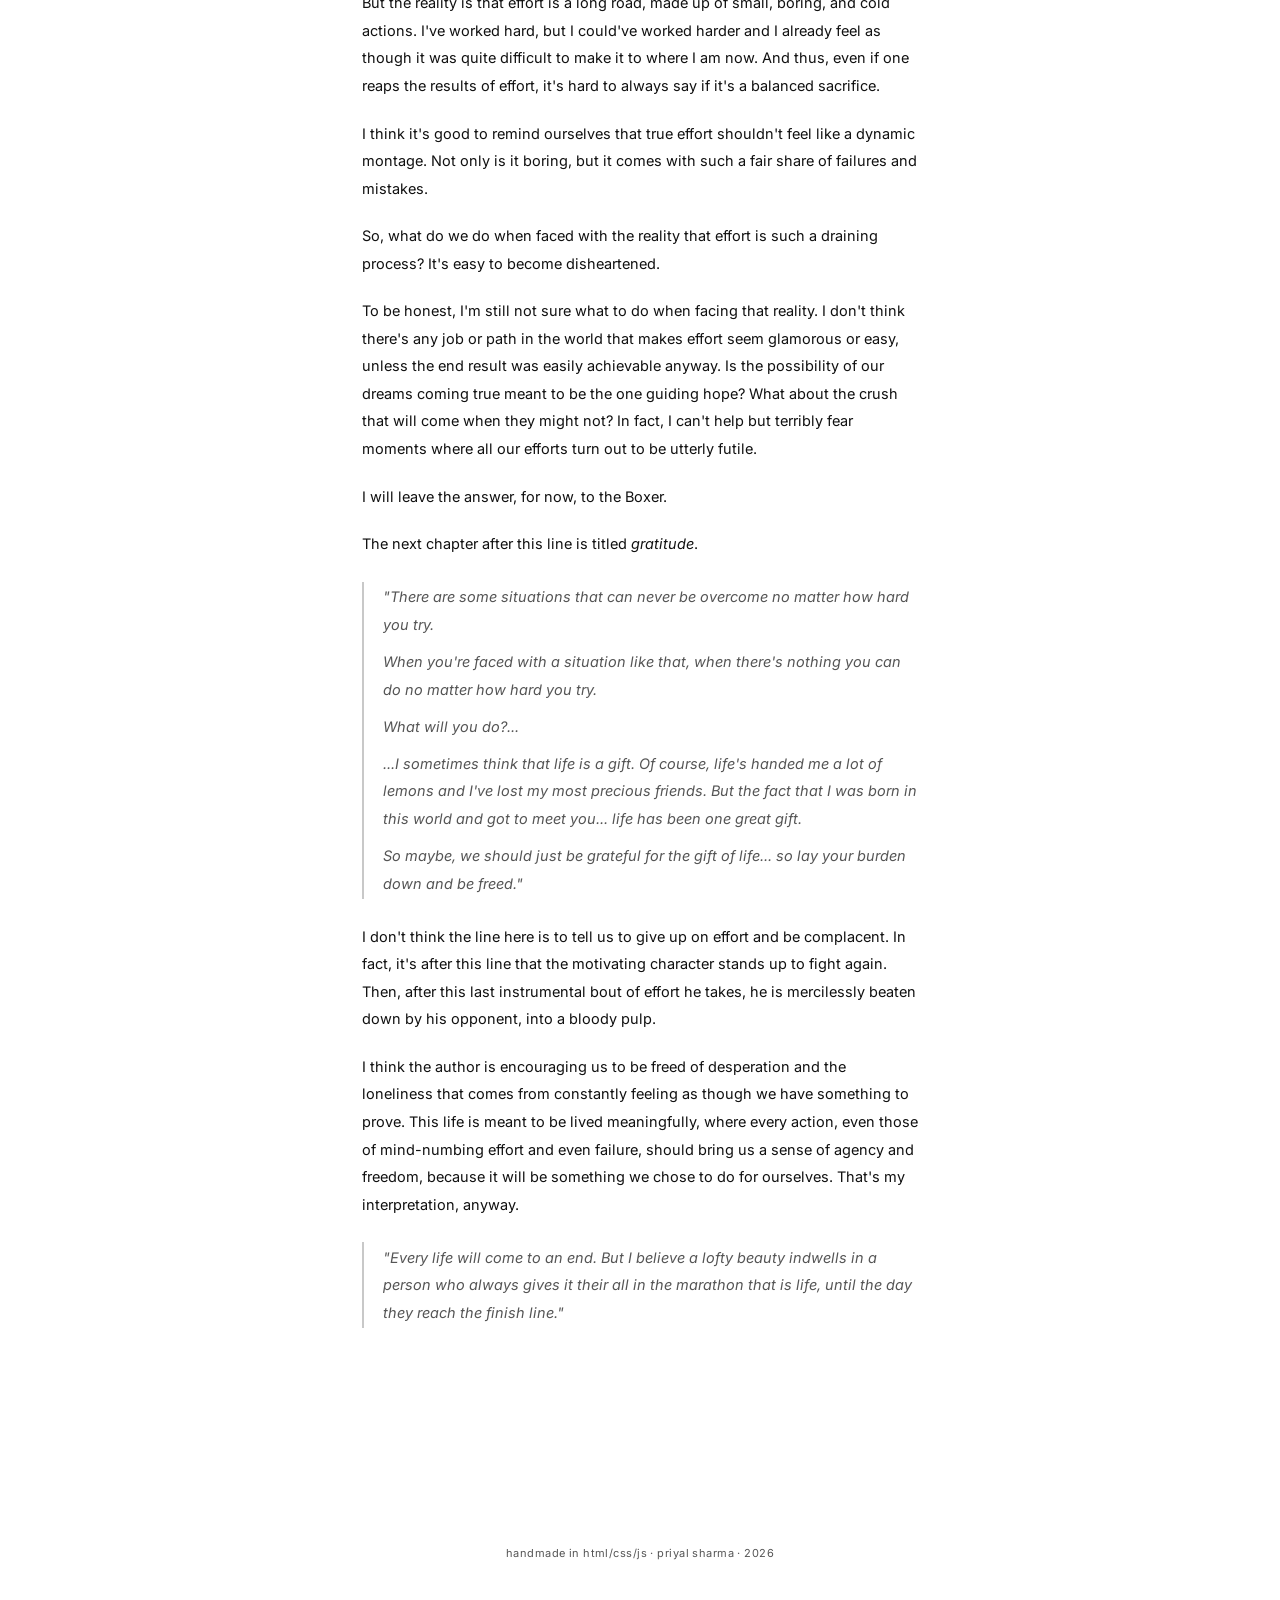
<file: pages/theboxer_entry1.html>
<!DOCTYPE html>
<html lang="en">

<head>
  <meta charset="UTF-8" />
  <meta name="viewport" content="width=device-width, initial-scale=1.0" />
  <title>effort &middot; the boxer &middot; priyal sharma</title>
  <link rel="preconnect" href="https://fonts.googleapis.com" />
  <link rel="preconnect" href="https://fonts.gstatic.com" crossorigin />
  <link href="https://fonts.googleapis.com/css2?family=Inter:wght@400;500;600&family=Press+Start+2P&display=swap"
    rel="stylesheet" />
  <link rel="stylesheet" href="../style.css" />
  <style>
    body {
      background: #fff;
    }

    [data-theme="dark"] body {
      background: var(--bg);
    }

    .writing-wrap {
      display: flex;
      justify-content: center;
      padding: 72px 1.5rem 100px;
    }

    .writing-article {
      max-width: 660px;
      width: 100%;
      background: #fff;
      padding: 48px 52px 60px;
    }

    [data-theme="dark"] .writing-article {
      background: var(--bg-box);
    }

    .writing-meta {
      font-family: var(--font-body);
      font-size: 11.5px;
      color: var(--text-subtle);
      letter-spacing: 0.1em;
      text-transform: uppercase;
      margin-bottom: 0.45rem;
    }

    .writing-title {
      font-family: var(--font-body);
      font-size: 26px;
      font-weight: 600;
      color: var(--text);
      margin: 0 0 0.25rem 0;
      letter-spacing: -0.01em;
    }

    .writing-series {
      font-family: var(--font-body);
      font-size: 13px;
      color: var(--text-subtle);
      margin-bottom: 2.2rem;
    }

    .writing-divider {
      border: none;
      border-top: 1px solid var(--border);
      margin: 2rem 0;
    }

    .writing-body p {
      font-family: var(--font-body);
      font-size: 14.5px;
      line-height: 1.9;
      color: var(--text);
      margin-bottom: 1.25rem;
    }

    .writing-body p:last-child {
      margin-bottom: 0;
    }

    .writing-body blockquote {
      border-left: 2px solid var(--border);
      margin: 1.5rem 0;
      padding: 0.1rem 0 0.1rem 1.2rem;
    }

    .writing-body blockquote p {
      font-style: italic;
      color: var(--text-subtle);
      margin-bottom: 0.6rem;
    }

    .writing-body blockquote p:last-child {
      margin-bottom: 0;
    }

    .writing-image {
      width: 100%;
      margin: 1.8rem 0;
      display: block;
    }
  </style>
</head>

<body>

  <header class="site-header">
    <span class="site-name">priyal sharma</span>
    <nav class="site-nav">
      <a href="../index.html" class="nav-link">start</a>
      <a href="projects.html" class="nav-link">projects</a>
      <a href="aboutme.html" class="nav-link">about</a>
      <a href="extra.html" class="nav-link active">extra</a>
      <a href="#" class="nav-link">nav</a>
    </nav>
    <button class="theme-toggle" id="themeToggle" aria-label="toggle dark mode">&#9675;</button>
  </header>

  <div class="writing-wrap">
    <article class="writing-article">

      <p class="writing-meta">2026-08-29</p>
      <h1 class="writing-title">effort</h1>
      <p class="writing-series">the boxer &middot; entry 1</p>

      <hr class="writing-divider">

      <div class="writing-body">

        <p>My favorite all-time piece of fiction is The Boxer. I really do recommend it to everyone, especially if
          you're prone to bouts of existentialism.</p>

        <p>The other day I was actually reading the printed version of the manhwa. I was happy to see The Boxer's
          success and was also a bit amused about how other, just terrible pieces of fiction managed to make it into
          print. But, to each their own.</p>

        <blockquote>
          <p>"In media such as novels, cartoons, and movies, effort is always made to look passionate and dynamic so
            it's more interesting to watch.</p>
          <p>But anyone who's ever put in some real effort will know the everyday mind-numbing pain and loneliness true
            effort demands.</p>
          <p>Effort is a very cold and static thing."</p>
        </blockquote>

        <img class="writing-image" src="../assets/effort.png" alt="panel from The Boxer on effort" />

        <p>These days I feel desperate to find meaning in my career, expand my intellectual capabilities, and
          desperately grow into a passionate and purposeful human. I have grand dreams about what I could do and who I
          could be. Even in my own head, I feel like I have flashes of the kind of dynamism I want to see in my work and
          life.</p>

        <p>But the reality is that effort is a long road, made up of small, boring, and cold actions. I've worked hard,
          but I could've worked harder and I already feel as though it was quite difficult to make it to where I
          am now. And thus, even if one reaps the results of effort, it's hard to always say if it's a balanced
          sacrifice.</p>

        <p>I think it's good to remind ourselves that true effort shouldn't feel like a dynamic montage. Not only is it
          boring, but it comes with such a fair share of failures and mistakes.</p>

        <p>So, what do we do when faced with the reality that effort is such a draining process? It's easy to become
          disheartened.</p>

        <p>To be honest, I'm still not sure what to do when facing that reality. I don't think there's any job or path
          in the world that makes effort seem glamorous or easy, unless the end result was easily achievable anyway. Is
          the possibility of our dreams coming true meant to be the one guiding hope? What about the crush that will
          come when they might not? In fact, I can't help but terribly fear moments where all our efforts turn out to be
          utterly futile.</p>

        <p>I will leave the answer, for now, to the Boxer.</p>

        <p>The next chapter after this line is titled <em>gratitude</em>.</p>

        <blockquote>
          <p>"There are some situations that can never be overcome no matter how hard you try.</p>
          <p>When you're faced with a situation like that, when there's nothing you can do no matter how hard you try.
          </p>
          <p>What will you do?...</p>
          <p>...I sometimes think that life is a gift. Of course, life's handed me a lot of lemons and I've lost my most
            precious friends. But the fact that I was born in this world and got to meet you... life has been one great
            gift.</p>
          <p>So maybe, we should just be grateful for the gift of life... so lay your burden down and be freed."</p>
        </blockquote>

        <p>I don't think the line here is to tell us to give up on effort and be complacent. In fact, it's after this
          line that the motivating character stands up to fight again. Then, after this last instrumental bout of effort
          he takes, he is mercilessly beaten down by his opponent, into a bloody pulp.</p>

        <p>I think the author is encouraging us to be freed of desperation and the loneliness that comes from constantly
          feeling as though we have something to prove. This life is meant to be lived meaningfully, where every action,
          even those of mind-numbing effort and even failure, should bring us a sense of agency and
          freedom, because it will be something we chose to do for ourselves. That's my interpretation, anyway.</p>

        <blockquote>
          <p>"Every life will come to an end. But I believe a lofty beauty indwells in a person who always gives it
            their all in the marathon that is life, until the day they reach the finish line."</p>
        </blockquote>

      </div>

    </article>
  </div>

  <footer class="site-footer">
    <span class="footer-text">handmade in html/css/js &middot; priyal sharma &middot; 2026</span>
  </footer>

  <script>
    const toggle = document.getElementById('themeToggle');
    const saved = localStorage.getItem('theme');
    if (saved) document.documentElement.setAttribute('data-theme', saved);
    toggle.addEventListener('click', () => {
      const current = document.documentElement.getAttribute('data-theme');
      const next = current === 'dark' ? 'light' : 'dark';
      document.documentElement.setAttribute('data-theme', next);
      localStorage.setItem('theme', next);
    });
  </script>

</body>

</html>
</file>
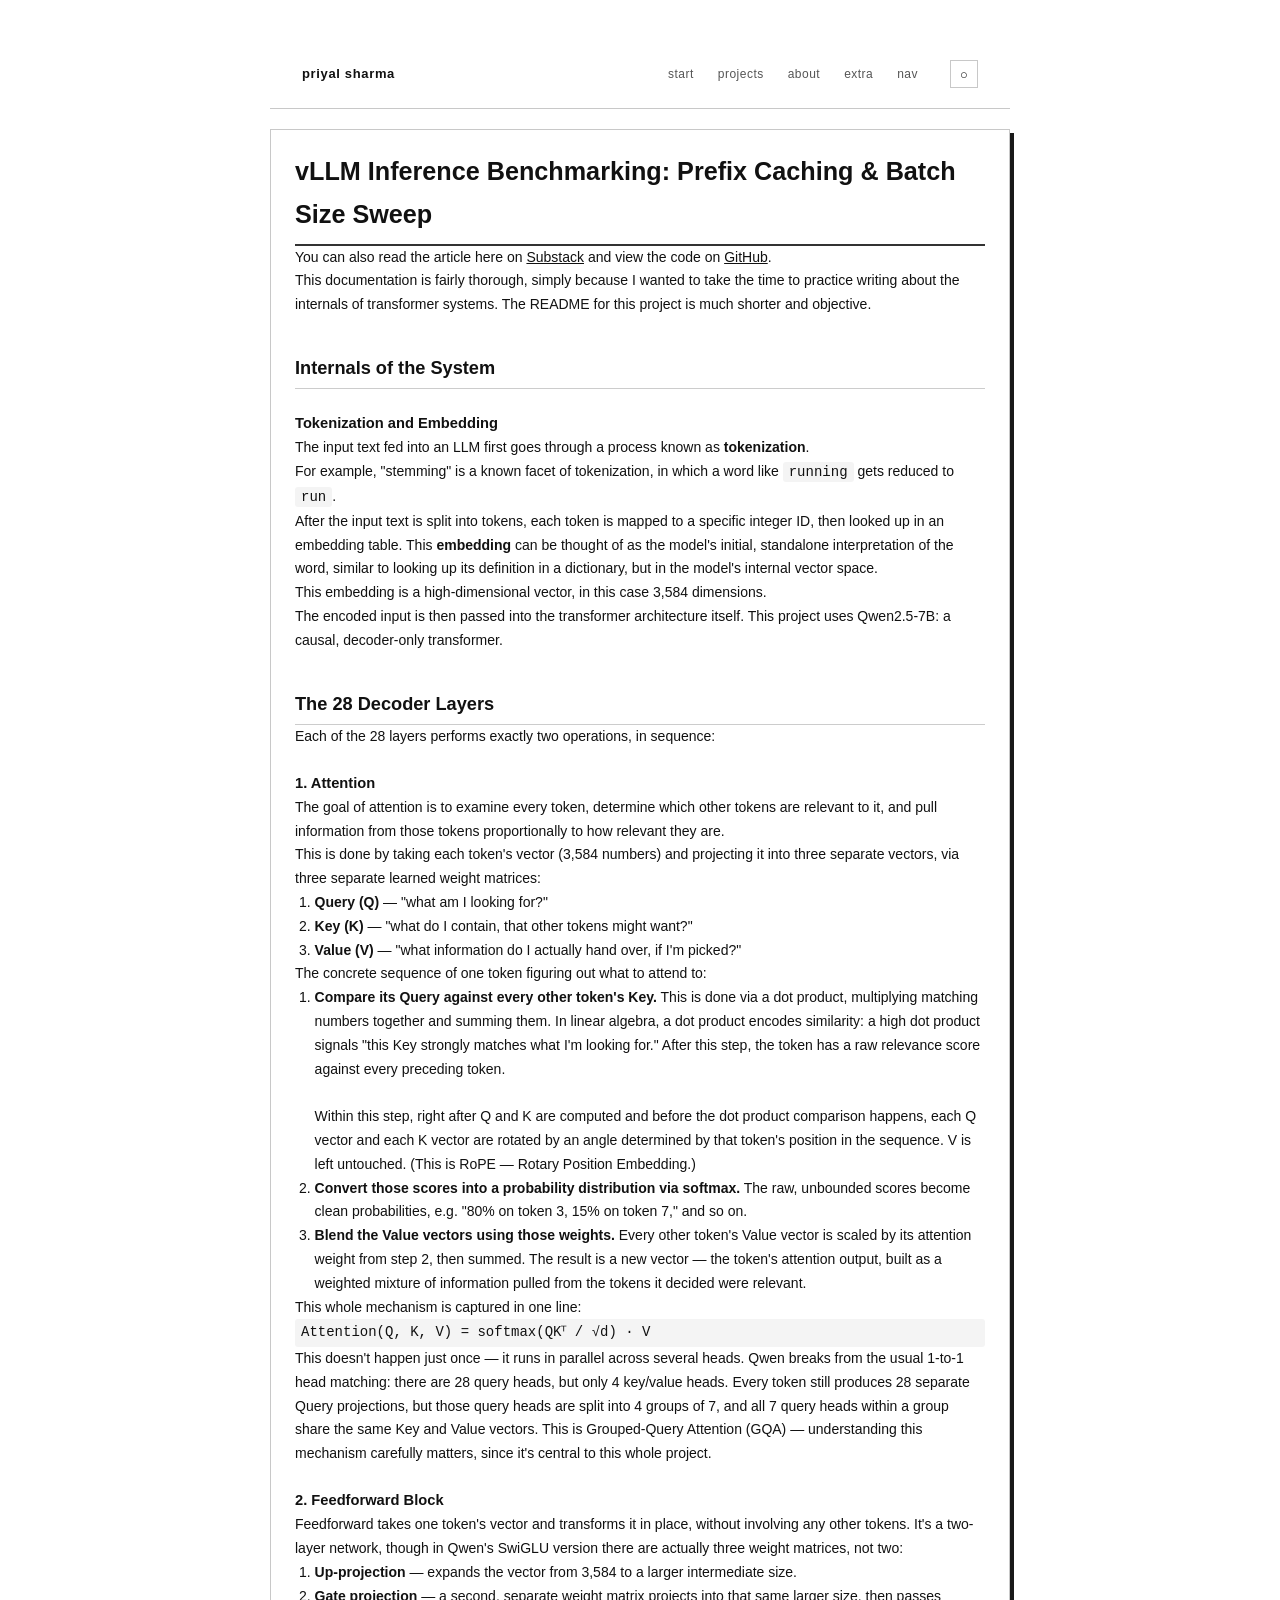
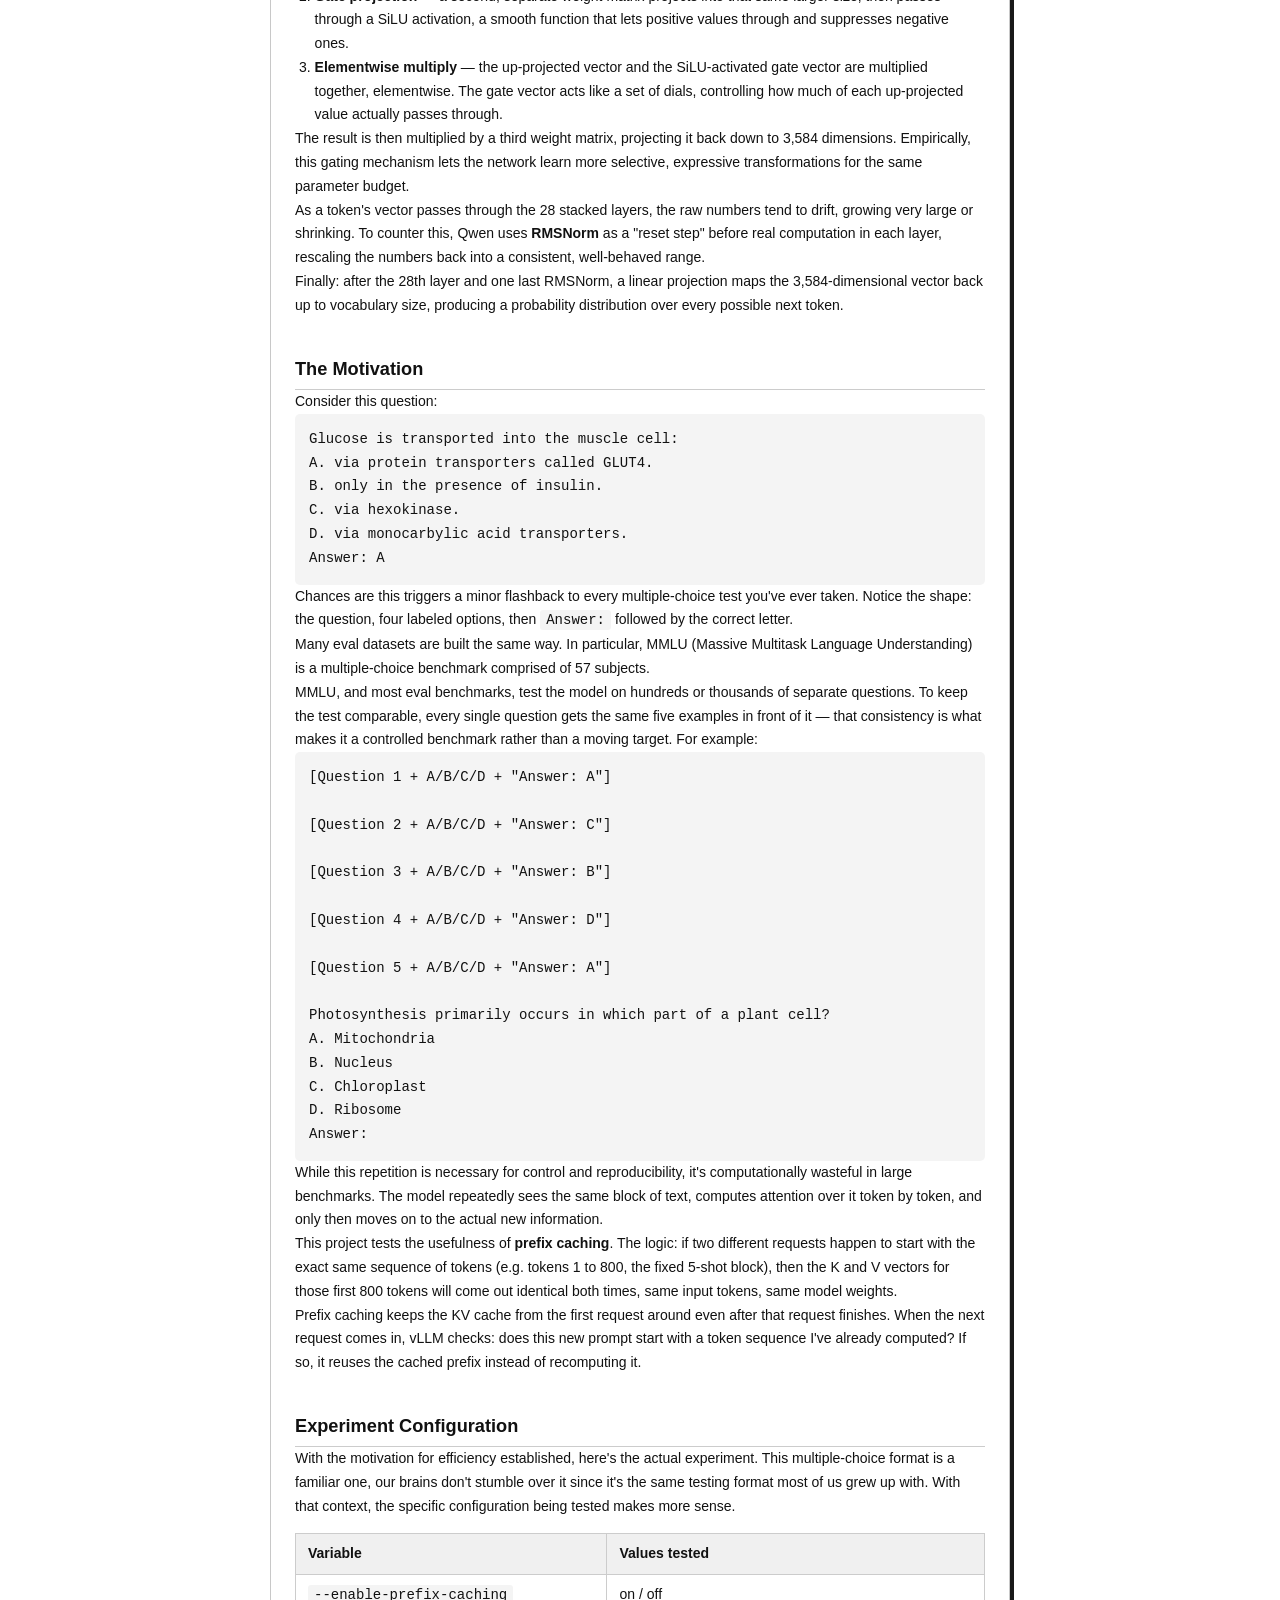
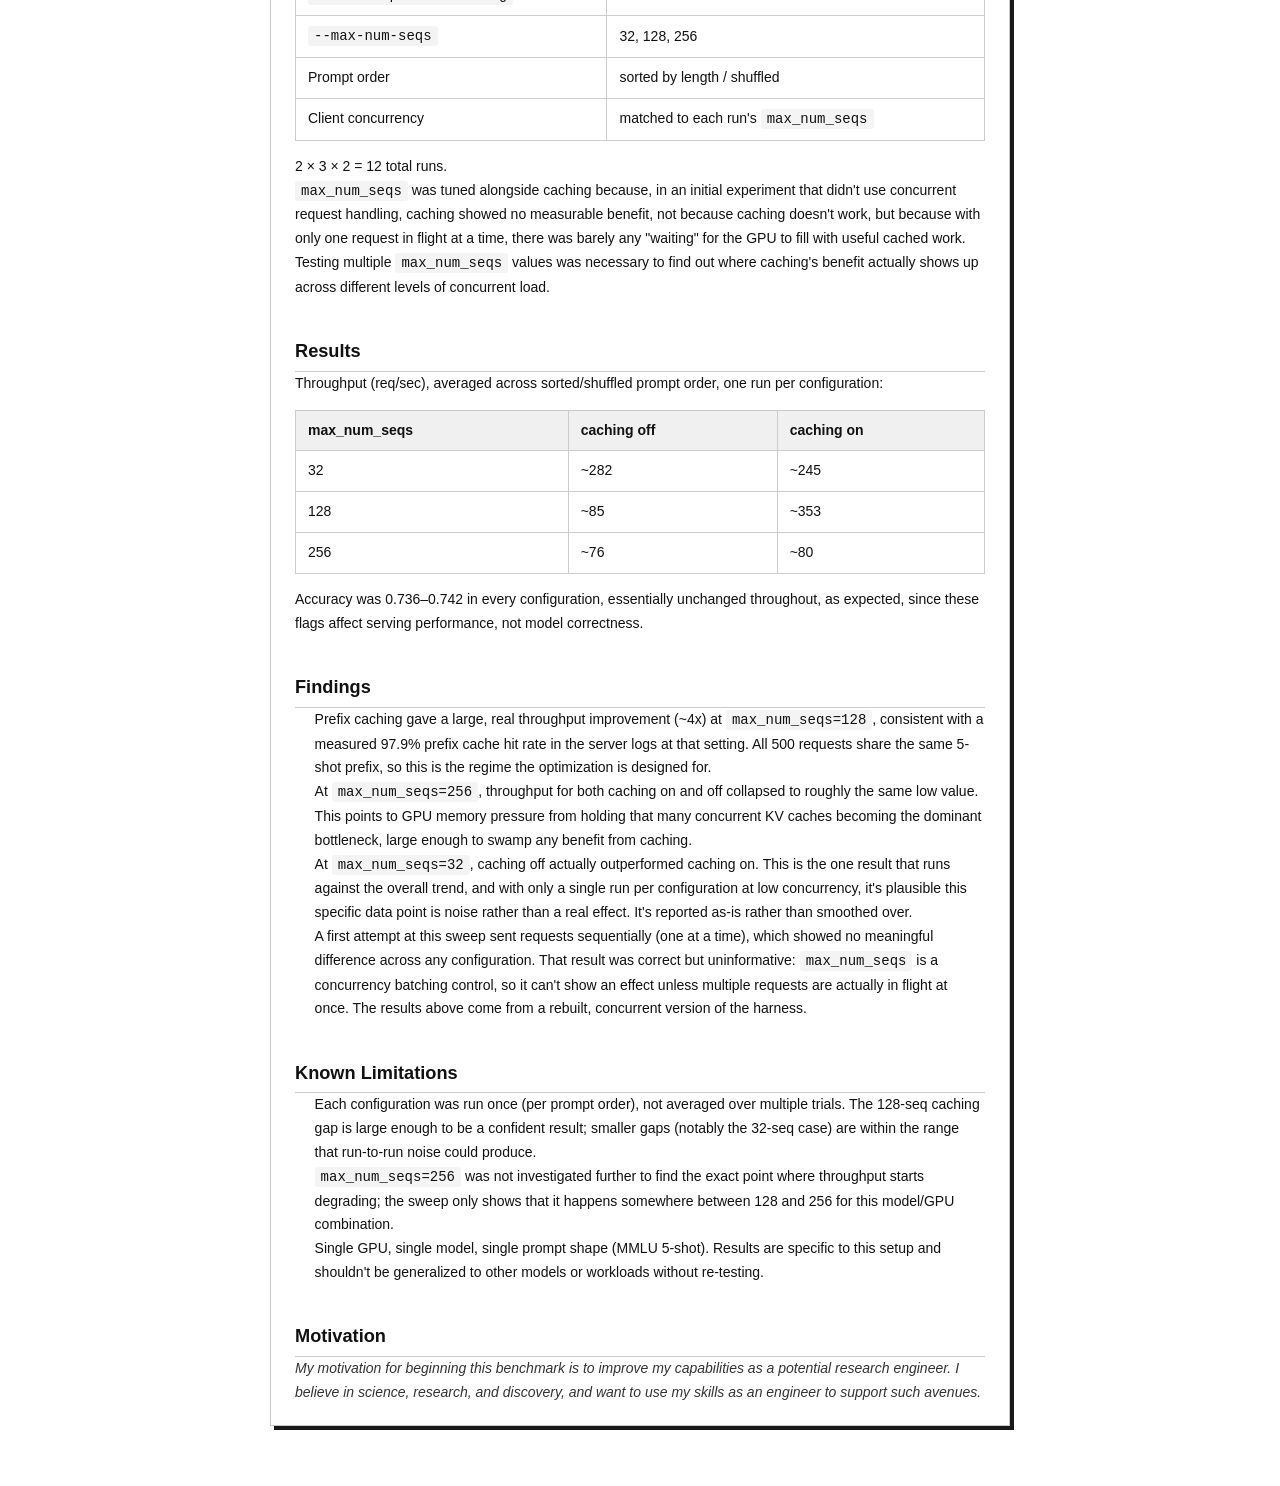
<file: pages/vllm.html>
<!DOCTYPE html>
<html lang="en">

<head>
  <meta charset="UTF-8">
  <title>vLLM Inference Benchmarking: Prefix Caching & Batch Size Sweep</title>

  <style>
    body {
      font-family: Georgia, 'Times New Roman', serif;
      max-width: 780px;
      margin: 40px auto;
      padding: 0 20px;
      line-height: 1.6;
      color: #1a1a1a;
    }

    h1 {
      font-size: 1.8em;
      border-bottom: 2px solid #333;
      padding-bottom: 8px;
    }

    h2 {
      font-size: 1.3em;
      margin-top: 2em;
      border-bottom: 1px solid #ccc;
      padding-bottom: 4px;
    }

    h3 {
      font-size: 1.05em;
      margin-top: 1.5em;
    }

    code,
    .formula {
      font-family: 'Courier New', monospace;
      background: #f4f4f4;
      padding: 2px 6px;
      border-radius: 3px;
    }

    pre {
      background: #f4f4f4;
      padding: 14px;
      border-radius: 5px;
      overflow-x: auto;
      font-family: 'Courier New', monospace;
    }

    table {
      border-collapse: collapse;
      width: 100%;
      margin: 1em 0;
    }

    th,
    td {
      border: 1px solid #ccc;
      padding: 8px 12px;
      text-align: left;
    }

    th {
      background: #f0f0f0;
    }

    .motivation {
      font-style: italic;
      color: #333;
    }

    ol,
    ul {
      padding-left: 1.4em;
    }
  </style>
<link rel="stylesheet" href="../style.css"></head>
<style>
body { background: #fff; background-image: none; }
.box { margin: 20px auto; max-width: 780px; }
</style>
<body>
<header class="site-header">
  <span class="site-name">priyal sharma</span>
  <nav class="site-nav">
    <a href="../index.html" class="nav-link">start</a>
    <a href="projects.html" class="nav-link">projects</a>
    <a href="aboutme.html" class="nav-link">about</a>
    <a href="extra.html" class="nav-link">extra</a>
    <a href="#" class="nav-link">nav</a>
  </nav>
  <button class="theme-toggle" id="themeToggle" aria-label="toggle dark mode">○</button>
</header>
<div class="box">
  <h1>vLLM Inference Benchmarking: Prefix Caching & Batch Size Sweep</h1>
  <p>You can also read the article here on <a href="https://substack.com/home/post/p-213230494">Substack</a> and view the code on <a href="https://github.com/preelshh/vllmCaching">GitHub</a>.</p>

  <p>
    This documentation is fairly thorough, simply because I wanted to take the
    time to practice writing about the internals of transformer systems. The
    README for this project is much shorter and objective.
  </p>

  <h2>Internals of the System</h2>

  <h3>Tokenization and Embedding</h3>

  <p>
    The input text fed into an LLM first goes through a process known as
    <strong>tokenization</strong>.
  </p>

  <p>
    For example, "stemming" is a known facet of tokenization, in which a word
    like <code>running</code> gets reduced to <code>run</code>.
  </p>

  <p>
    After the input text is split into tokens, each token is mapped to a
    specific integer ID, then looked up in an embedding table. This
    <strong>embedding</strong> can be thought of as the model's initial,
    standalone interpretation of the word, similar to looking up its definition
    in a dictionary, but in the model's internal vector space.
  </p>

  <p>
    This embedding is a high-dimensional vector, in this case 3,584 dimensions.
  </p>

  <p>
    The encoded input is then passed into the transformer architecture itself.
    This project uses Qwen2.5-7B: a causal, decoder-only transformer.
  </p>

  <h2>The 28 Decoder Layers</h2>

  <p>
    Each of the 28 layers performs exactly two operations, in sequence:
  </p>

  <h3>1. Attention</h3>

  <p>
    The goal of attention is to examine every token, determine which other
    tokens are relevant to it, and pull information from those tokens
    proportionally to how relevant they are.
  </p>

  <p>
    This is done by taking each token's vector (3,584 numbers) and projecting it
    into three separate vectors, via three separate learned weight matrices:
  </p>

  <ol>
    <li><strong>Query (Q)</strong> — "what am I looking for?"</li>
    <li><strong>Key (K)</strong> — "what do I contain, that other tokens might want?"</li>
    <li><strong>Value (V)</strong> — "what information do I actually hand over, if I'm picked?"</li>
  </ol>

  <p>The concrete sequence of one token figuring out what to attend to:</p>

  <ol>
    <li>
      <strong>Compare its Query against every other token's Key.</strong> This
      is done via a dot product, multiplying matching numbers together and
      summing them. In linear algebra, a dot product encodes similarity: a
      high dot product signals "this Key strongly matches what I'm looking
      for." After this step, the token has a raw relevance score against every
      preceding token.
      <br><br>
      Within this step, right after Q and K are computed and before the dot
      product comparison happens, each Q vector and each K vector are rotated
      by an angle determined by that token's position in the sequence. V is
      left untouched. (This is RoPE — Rotary Position Embedding.)
    </li>
    <li>
      <strong>Convert those scores into a probability distribution via
        softmax.</strong> The raw, unbounded scores become clean probabilities,
      e.g. "80% on token 3, 15% on token 7," and so on.
    </li>
    <li>
      <strong>Blend the Value vectors using those weights.</strong> Every
      other token's Value vector is scaled by its attention weight from step
      2, then summed. The result is a new vector — the token's attention
      output, built as a weighted mixture of information pulled from the
      tokens it decided were relevant.
    </li>
  </ol>

  <p>This whole mechanism is captured in one line:</p>

  <div class="formula">Attention(Q, K, V) = softmax(QK&#7488; / &radic;d) &middot; V</div>

  <p>
    This doesn't happen just once — it runs in parallel across several heads.
    Qwen breaks from the usual 1-to-1 head matching: there are 28 query heads,
    but only 4 key/value heads. Every token still produces 28 separate Query
    projections, but those query heads are split into 4 groups of 7, and all 7
    query heads within a group share the same Key and Value vectors. This is
    Grouped-Query Attention (GQA) — understanding this mechanism carefully
    matters, since it's central to this whole project.
  </p>

  <h3>2. Feedforward Block</h3>

  <p>
    Feedforward takes one token's vector and transforms it in place, without
    involving any other tokens. It's a two-layer network, though in Qwen's
    SwiGLU version there are actually three weight matrices, not two:
  </p>

  <ol>
    <li><strong>Up-projection</strong> — expands the vector from 3,584 to a larger intermediate size.</li>
    <li><strong>Gate projection</strong> — a second, separate weight matrix projects into that same larger size, then
      passes through a SiLU activation, a smooth function that lets positive values through and suppresses negative
      ones.</li>
    <li><strong>Elementwise multiply</strong> — the up-projected vector and the SiLU-activated gate vector are
      multiplied together, elementwise. The gate vector acts like a set of dials, controlling how much of each
      up-projected value actually passes through.</li>
  </ol>

  <p>
    The result is then multiplied by a third weight matrix, projecting it back
    down to 3,584 dimensions. Empirically, this gating mechanism lets the
    network learn more selective, expressive transformations for the same
    parameter budget.
  </p>

  <p>
    As a token's vector passes through the 28 stacked layers, the raw numbers
    tend to drift, growing very large or shrinking. To counter this, Qwen uses
    <strong>RMSNorm</strong> as a "reset step" before real computation in each
    layer, rescaling the numbers back into a consistent, well-behaved range.
  </p>

  <p>
    Finally: after the 28th layer and one last RMSNorm, a linear projection maps
    the 3,584-dimensional vector back up to vocabulary size, producing a
    probability distribution over every possible next token.
  </p>

  <h2>The Motivation</h2>

  <p>Consider this question:</p>

  <pre>Glucose is transported into the muscle cell:
A. via protein transporters called GLUT4.
B. only in the presence of insulin.
C. via hexokinase.
D. via monocarbylic acid transporters.
Answer: A</pre>

  <p>
    Chances are this triggers a minor flashback to every multiple-choice test
    you've ever taken. Notice the shape: the question, four labeled options,
    then <code>Answer:</code> followed by the correct letter.
  </p>

  <p>
    Many eval datasets are built the same way. In particular, MMLU (Massive
    Multitask Language Understanding) is a multiple-choice benchmark comprised
    of 57 subjects.
  </p>

  <p>
    MMLU, and most eval benchmarks, test the model on hundreds or thousands of
    separate questions. To keep the test comparable, every single question gets
    the same five examples in front of it — that consistency is what makes it a
    controlled benchmark rather than a moving target. For example:
  </p>

  <pre>[Question 1 + A/B/C/D + "Answer: A"]

[Question 2 + A/B/C/D + "Answer: C"]

[Question 3 + A/B/C/D + "Answer: B"]

[Question 4 + A/B/C/D + "Answer: D"]

[Question 5 + A/B/C/D + "Answer: A"]

Photosynthesis primarily occurs in which part of a plant cell?
A. Mitochondria
B. Nucleus
C. Chloroplast
D. Ribosome
Answer:</pre>

  <p>
    While this repetition is necessary for control and reproducibility, it's
    computationally wasteful in large benchmarks. The model repeatedly sees the
    same block of text, computes attention over it token by token, and only
    then moves on to the actual new information.
  </p>

  <p>
    This project tests the usefulness of <strong>prefix caching</strong>. The
    logic: if two different requests happen to start with the exact same
    sequence of tokens (e.g. tokens 1 to 800, the fixed 5-shot block), then the
    K and V vectors for those first 800 tokens will come out identical both
    times, same input tokens, same model weights.
  </p>

  <p>
    Prefix caching keeps the KV cache from the first request around even after
    that request finishes. When the next request comes in, vLLM checks: does
    this new prompt start with a token sequence I've already computed? If so,
    it reuses the cached prefix instead of recomputing it.
  </p>

  <h2>Experiment Configuration</h2>

  <p>
    With the motivation for efficiency established, here's the actual
    experiment. This multiple-choice format is a familiar one, our brains don't
    stumble over it since it's the same testing format most of us grew up with.
    With that context, the specific configuration being tested makes more
    sense.
  </p>

  <table>
    <tr>
      <th>Variable</th>
      <th>Values tested</th>
    </tr>
    <tr>
      <td><code>--enable-prefix-caching</code></td>
      <td>on / off</td>
    </tr>
    <tr>
      <td><code>--max-num-seqs</code></td>
      <td>32, 128, 256</td>
    </tr>
    <tr>
      <td>Prompt order</td>
      <td>sorted by length / shuffled</td>
    </tr>
    <tr>
      <td>Client concurrency</td>
      <td>matched to each run's <code>max_num_seqs</code></td>
    </tr>
  </table>

  <p>
    2 &times; 3 &times; 2 = 12 total runs.
  </p>

  <p>
    <code>max_num_seqs</code> was tuned alongside caching because, in an initial
    experiment that didn't use concurrent request handling, caching showed no
    measurable benefit, not because caching doesn't work, but because with only
    one request in flight at a time, there was barely any "waiting" for the GPU
    to fill with useful cached work. Testing multiple <code>max_num_seqs</code>
    values was necessary to find out where caching's benefit actually shows up
    across different levels of concurrent load.
  </p>

  <h2>Results</h2>

  <p>
    Throughput (req/sec), averaged across sorted/shuffled prompt order, one run
    per configuration:
  </p>

  <table>
    <tr>
      <th>max_num_seqs</th>
      <th>caching off</th>
      <th>caching on</th>
    </tr>
    <tr>
      <td>32</td>
      <td>~282</td>
      <td>~245</td>
    </tr>
    <tr>
      <td>128</td>
      <td>~85</td>
      <td>~353</td>
    </tr>
    <tr>
      <td>256</td>
      <td>~76</td>
      <td>~80</td>
    </tr>
  </table>

  <p>
    Accuracy was 0.736&ndash;0.742 in every configuration, essentially unchanged
    throughout, as expected, since these flags affect serving performance, not
    model correctness.
  </p>

  <h2>Findings</h2>

  <ul>
    <li>
      Prefix caching gave a large, real throughput improvement (~4x) at
      <code>max_num_seqs=128</code>, consistent with a measured 97.9% prefix
      cache hit rate in the server logs at that setting. All 500 requests
      share the same 5-shot prefix, so this is the regime the optimization is
      designed for.
    </li>
    <li>
      At <code>max_num_seqs=256</code>, throughput for both caching on and off
      collapsed to roughly the same low value. This points to GPU memory
      pressure from holding that many concurrent KV caches becoming the
      dominant bottleneck, large enough to swamp any benefit from caching.
    </li>
    <li>
      At <code>max_num_seqs=32</code>, caching off actually outperformed
      caching on. This is the one result that runs against the overall trend,
      and with only a single run per configuration at low concurrency, it's
      plausible this specific data point is noise rather than a real effect.
      It's reported as-is rather than smoothed over.
    </li>
    <li>
      A first attempt at this sweep sent requests sequentially (one at a
      time), which showed no meaningful difference across any configuration.
      That result was correct but uninformative: <code>max_num_seqs</code> is
      a concurrency batching control, so it can't show an effect unless
      multiple requests are actually in flight at once. The results above come
      from a rebuilt, concurrent version of the harness.
    </li>
  </ul>

  <h2>Known Limitations</h2>

  <ul>
    <li>
      Each configuration was run once (per prompt order), not averaged over
      multiple trials. The 128-seq caching gap is large enough to be a
      confident result; smaller gaps (notably the 32-seq case) are within the
      range that run-to-run noise could produce.
    </li>
    <li>
      <code>max_num_seqs=256</code> was not investigated further to find the
      exact point where throughput starts degrading; the sweep only shows that
      it happens somewhere between 128 and 256 for this model/GPU combination.
    </li>
    <li>
      Single GPU, single model, single prompt shape (MMLU 5-shot). Results are
      specific to this setup and shouldn't be generalized to other models or
      workloads without re-testing.
    </li>
  </ul>
  <h2>Motivation</h2>
  <p class="motivation">
    My motivation for beginning this benchmark is to improve my capabilities as a
    potential research engineer. I believe in science, research, and discovery,
    and want to use my skills as an engineer to support such avenues.
  </p>
</div>
</body>

</html>
</file>
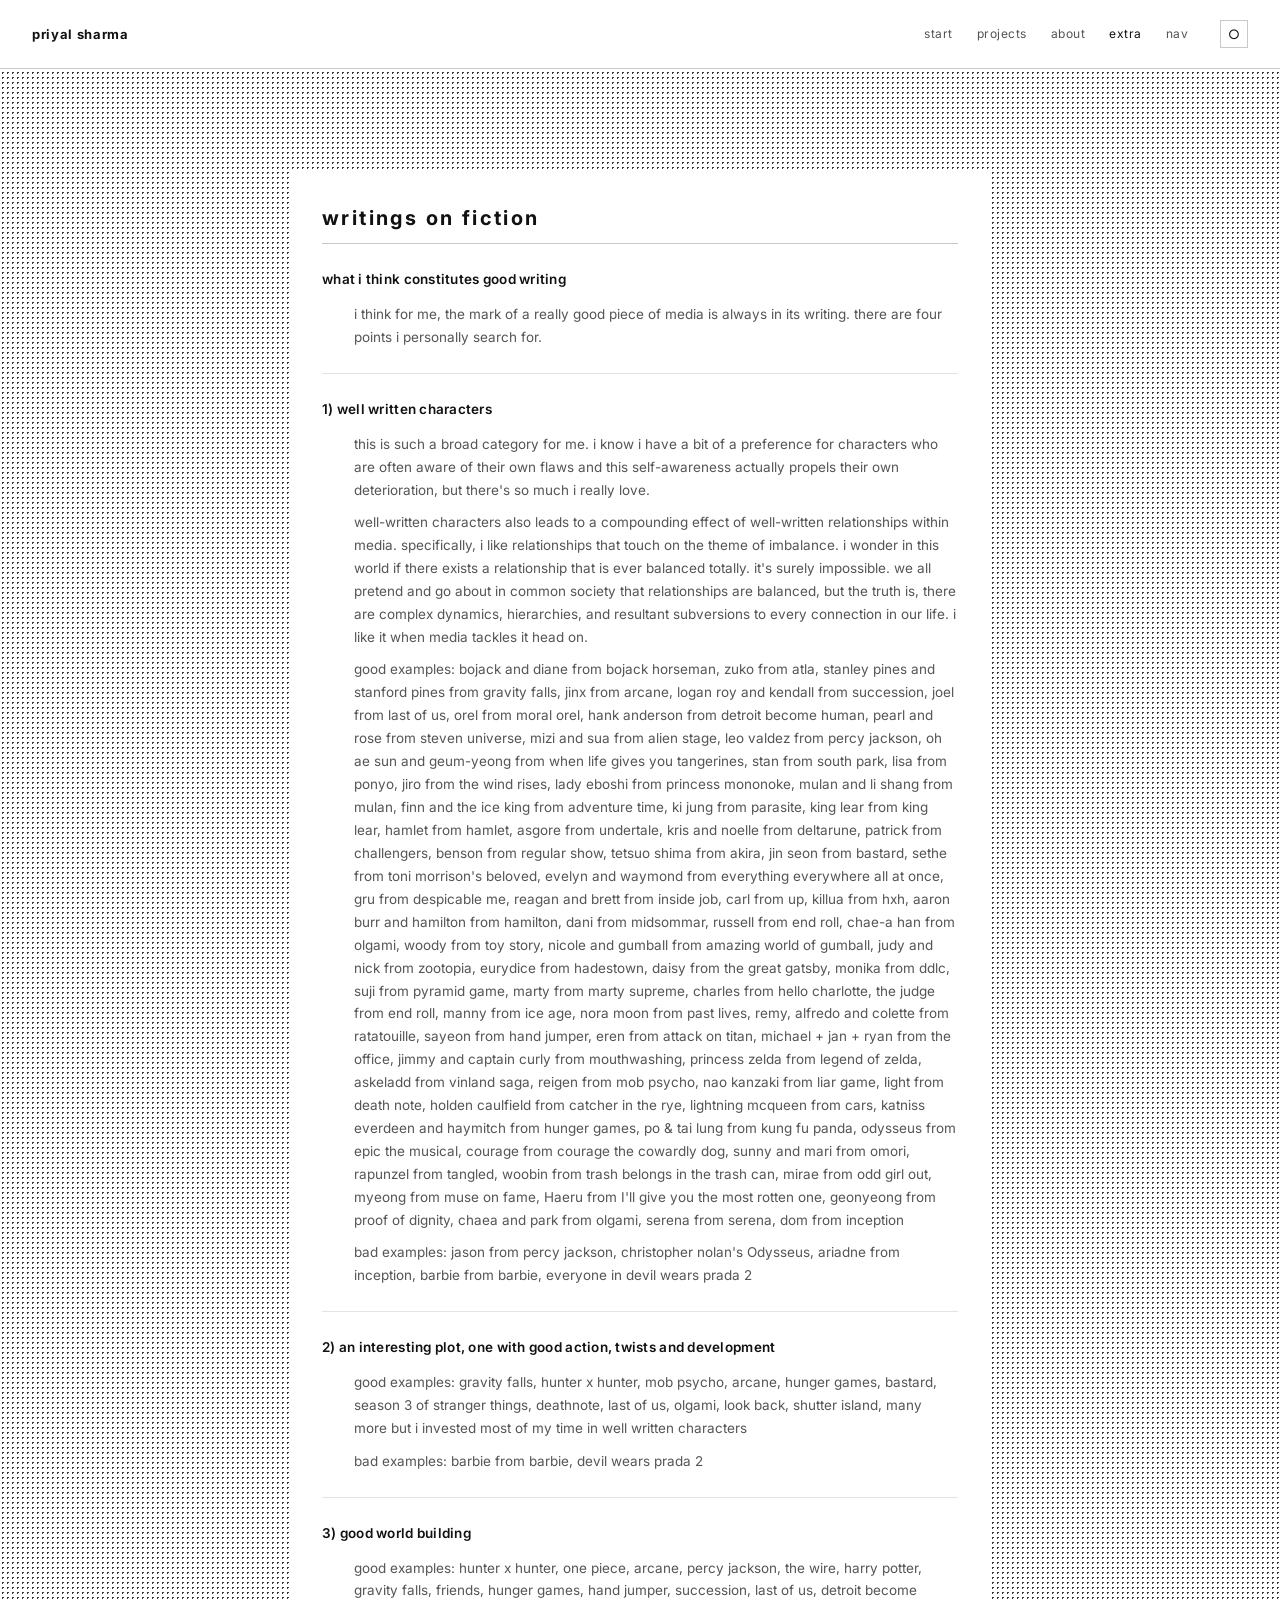
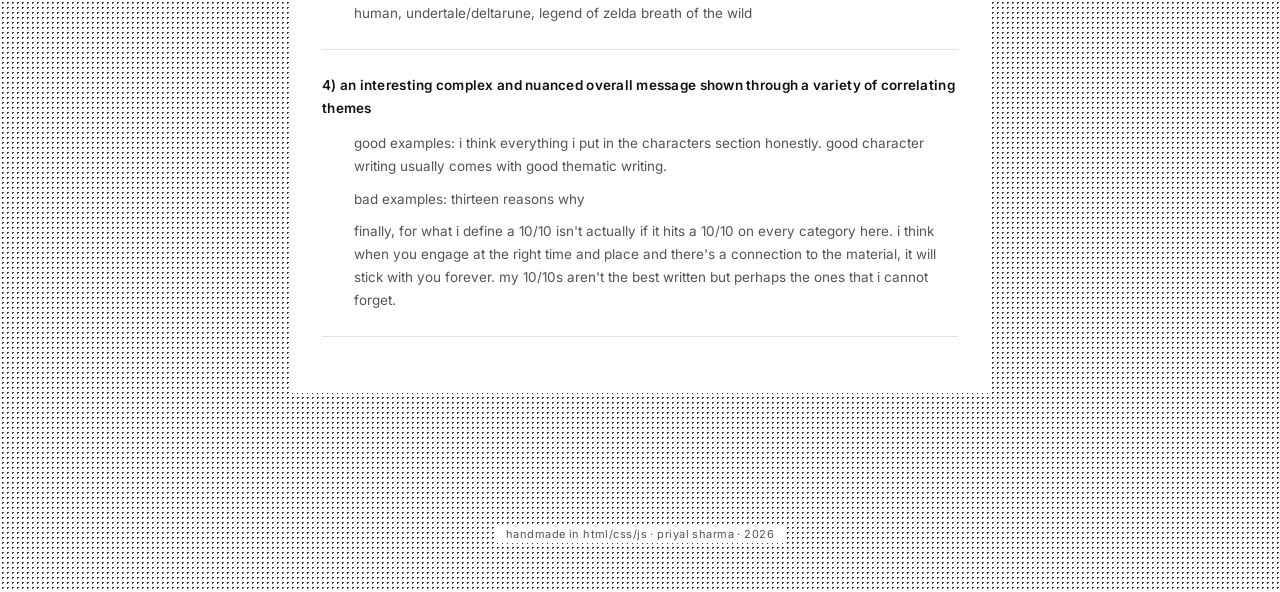
<file: pages/writings.html>
<!DOCTYPE html>
<html lang="en">

<head>
  <meta charset="UTF-8" />
  <meta name="viewport" content="width=device-width, initial-scale=1.0" />
  <title>media log, priyal sharma</title>
  <link rel="preconnect" href="https://fonts.googleapis.com" />
  <link rel="preconnect" href="https://fonts.gstatic.com" crossorigin />
  <link href="https://fonts.googleapis.com/css2?family=Inter:wght@400;500;600&family=Press+Start+2P&display=swap"
    rel="stylesheet" />
  <link rel="stylesheet" href="../style.css" />

</head>

<body>

  <header class="site-header">
    <span class="site-name">priyal sharma</span>
    <nav class="site-nav">
      <a href="../index.html" class="nav-link">start</a>
      <a href="projects.html" class="nav-link">projects</a>
      <a href="aboutme.html" class="nav-link">about</a>
      <a href="extra.html" class="nav-link active">extra</a>
      <a href="#" class="nav-link">nav</a>
    </nav>
    <button class="theme-toggle" id="themeToggle" aria-label="toggle dark mode">&#9675;</button>
  </header>

  <div class="content-wrap">
    <article class="me-box">

      <h2 class="mebox-title">writings on fiction</h2>

      <!-- what i think constitutes good writing -->
      <div class="about-section">
        <h3 class="section-title">what i think constitutes good writing</h3>
        <div class="section-content">
          <p>i think for me, the mark of a really good piece of media is always in its writing. there are four points i
            personally search for.</p>
        </div>
      </div>

      <hr class="section-divider">

      <!-- 1) well written characters -->
      <div class="about-section">
        <h3 class="section-title">1) well written characters</h3>
        <div class="section-content">
          <p>this is such a broad category for me. i know i have a bit of a preference for characters who are often
            aware of their own flaws and this self-awareness actually propels their own deterioration, but there's so much
            i really love.</p>
          <p>well-written characters also leads to a compounding effect of well-written relationships within media.
            specifically, i like relationships that touch on the theme of imbalance. i wonder in this world if there
            exists a relationship that is ever balanced totally. it's surely impossible. we all pretend and go about in
            common society that relationships are balanced, but the truth is, there are complex dynamics, hierarchies,
            and resultant subversions to every connection in our life. i like it when media tackles it head on.</p>
          <p>good examples: bojack and diane from bojack horseman, zuko from atla, stanley pines and stanford pines from
            gravity falls, jinx from arcane, logan roy and kendall from succession, joel from last of us, orel from moral
            orel, hank anderson from detroit become human, pearl and rose from steven universe, mizi and sua from alien
            stage, leo valdez from percy jackson, oh ae sun and geum-yeong from when life gives you tangerines, stan
            from south park, lisa from ponyo, jiro from the wind rises, lady eboshi from princess mononoke, mulan and li
            shang from mulan, finn and the ice king from adventure time, ki jung from parasite, king lear from king
            lear, hamlet from hamlet, asgore from undertale, kris and noelle from deltarune, patrick from challengers,
            benson from regular show, tetsuo shima from akira, jin seon from bastard, sethe from toni morrison's
            beloved, evelyn and waymond from everything everywhere all at once, gru from despicable me, reagan and brett
            from inside job, carl from up, killua from hxh, aaron burr and hamilton from hamilton, dani from midsommar,
            russell from end roll, chae-a han from olgami, woody from toy story, nicole and gumball from amazing world
            of gumball, judy and nick from zootopia, eurydice from hadestown, daisy from the great gatsby, monika from ddlc,
            suji from pyramid game, marty from marty supreme, charles from hello charlotte, the judge from end roll,
            manny from ice age, nora moon from past lives, remy, alfredo and colette from ratatouille, sayeon from hand
            jumper, eren from attack on titan, michael + jan + ryan from the office, jimmy and captain curly from
            mouthwashing, princess zelda from legend of zelda, askeladd from vinland saga, reigen from mob psycho, nao
            kanzaki from liar game, light from death note, holden caulfield from catcher in the rye, lightning mcqueen
            from cars, katniss everdeen and haymitch from hunger games, po &amp; tai lung from kung fu panda, odysseus
            from epic the musical, courage from courage the cowardly dog, sunny and mari from omori, rapunzel from
            tangled, woobin from trash belongs in the trash can, mirae from odd girl out, myeong from muse on fame,
            Haeru from I'll give you the most rotten one, geonyeong from proof of dignity, chaea and park from olgami,
            serena from serena, dom from inception</p>
          <p>bad examples: jason from percy jackson, christopher nolan's Odysseus, ariadne from inception, barbie from
            barbie, everyone in devil wears prada 2</p>
        </div>
      </div>

      <hr class="section-divider">

      <!-- 2) an interesting plot -->
      <div class="about-section">
        <h3 class="section-title">2) an interesting plot, one with good action, twists and development</h3>
        <div class="section-content">
          <p>good examples: gravity falls, hunter x hunter, mob psycho, arcane, hunger games, bastard, season 3 of
            stranger things, deathnote, last of us, olgami, look back, shutter island, many more but i invested most of
            my time in well written characters</p>
          <p>bad examples: barbie from barbie, devil wears prada 2</p>
        </div>
      </div>

      <hr class="section-divider">

      <!-- 3) good world building -->
      <div class="about-section">
        <h3 class="section-title">3) good world building</h3>
        <div class="section-content">
          <p>good examples: hunter x hunter, one piece, arcane, percy jackson, the wire, harry potter, gravity falls,
            friends, hunger games, hand jumper, succession, last of us, detroit become human, undertale/deltarune, legend
            of zelda breath of the wild</p>
        </div>
      </div>

      <hr class="section-divider">

      <!-- 4) nuanced overall message -->
      <div class="about-section">
        <h3 class="section-title">4) an interesting complex and nuanced overall message shown through a variety of
          correlating themes</h3>
        <div class="section-content">
          <p>good examples: i think everything i put in the characters section honestly. good character writing usually
            comes with good thematic writing.</p>
          <p>bad examples: thirteen reasons why</p>
          <p>finally, for what i define a 10/10 isn't actually if it hits a 10/10 on every category here. i think when
            you engage at the right time and place and there's a connection to the material, it will stick with you
            forever. my 10/10s aren't the best written but perhaps the ones that i cannot forget.</p>
        </div>
      </div>

      <hr class="section-divider">

      <!-- gravity falls entry -->


    </article>
  </div>

  <footer class="site-footer">
    <span class="footer-text">handmade in html/css/js &middot; priyal sharma &middot; 2026</span>
  </footer>

  <script>
    const toggle = document.getElementById('themeToggle');
    const saved = localStorage.getItem('theme');
    if (saved) document.documentElement.setAttribute('data-theme', saved);
    toggle.addEventListener('click', () => {
      const current = document.documentElement.getAttribute('data-theme');
      const next = current === 'dark' ? 'light' : 'dark';
      document.documentElement.setAttribute('data-theme', next);
      localStorage.setItem('theme', next);
    });
  </script>

</body>

</html>
</file>
<file: style.css>
:root {
  --bg: #ffffff;
  --bg-box: #ffffff;
  --text: #111111;
  --text-subtle: #555;
  --border: #c8c8c8;
  --shadow: rgba(0, 0, 0, 0.9);
  --shadow-hover: rgba(0, 0, 0, 1);
  --accent: #111111;
  --link: #111111;
  --dot-color: rgba(0, 0, 0, 0.78);

  --font-body: 'Inter', -apple-system, BlinkMacSystemFont, 'Segoe UI', sans-serif;
  --font-pixel: 'Press Start 2P', monospace;
}

[data-theme="dark"] {
  --bg: #141414;
  --bg-box: #1e1e1e;
  --text: #e8e8e0;
  --text-subtle: #888;
  --border: #333;
  --shadow: rgba(0, 0, 0, 0.5);
  --shadow-hover: rgba(0, 0, 0, 0.75);
  --accent: #e8e8e0;
  --link: #c8c8c0;
  --dot-color: rgba(255, 255, 255, 0.08);

}

*,
*::before,
*::after {
  box-sizing: border-box;
  margin: 0;
  padding: 0;
}

ul {
  list-style: none;
}

a {
  color: var(--link);
}

body {
  font-family: var(--font-body);
  font-size: 14px;
  line-height: 1.7;
  color: var(--text);
  background-color: var(--bg);

  
  background-image: radial-gradient(circle, var(--dot-color) 1px, transparent 1px);
  background-size: 5px 5px;

  display: flex;
  flex-direction: column;

  min-height: 100vh;
  transition: background-color 0.2s, color 0.2s;

}

.site-header {
  display: flex;
  align-items: center;
  gap: 2rem;
  padding: 1.25rem 2rem;
  border-bottom: 1px solid var(--border);
  background: var(--bg);
  position: sticky;
  top: 0;
  z-index: 10;
  
  backdrop-filter: blur(4px);
}

.site-name {
  font-family: var(--font-body);
  font-size: 13px;
  font-weight: bold;
  letter-spacing: 0.05em;
  white-space: nowrap;
  margin-right: auto;
}

.site-nav {
  display: flex;
  gap: 1.5rem;
}

.nav-link {
  font-family: var(--font-body);
  font-size: 12px;
  text-decoration: none;
  color: var(--text-subtle);
  letter-spacing: 0.04em;
  transition: color 0.15s;
}

.nav-link:hover,
.nav-link.active {
  color: var(--text);
}

.theme-toggle {
  background: none;
  border: 1px solid var(--border);
  color: var(--text);
  font-family: var(--font-body);
  font-size: 13px;
  width: 28px;
  height: 28px;
  cursor: pointer;
  display: flex;
  align-items: center;
  justify-content: center;
  transition: border-color 0.15s, color 0.15s;
  flex-shrink: 0;
}

.theme-toggle:hover {
  border-color: var(--text);
}

.layout {
  display: grid;
  grid-template-columns: 1fr 240px;
  gap: 1.25rem;
  max-width: 860px;
  margin: 2rem auto;
  padding: 0 1.5rem;
  align-items: start;
}

.left-col {
  display: flex;
  flex-direction: column;
  gap: 1.25rem;
}

.right-col {
  display: flex;
  flex-direction: column;
  gap: 1.25rem;
}

.box {
  background: var(--bg-box);
  border: 1px solid var(--border);
  box-shadow: 4px 4px 0px var(--shadow);
  padding: 1.25rem 1.5rem;
  transition: box-shadow 0.2s, background-color 0.2s, border-color 0.2s;
}

.box:hover {
  box-shadow: 6px 6px 0px var(--shadow-hover);
}

.box-title {
  font-family: var(--font-body);
  font-size: 11px;
  font-weight: bold;
  letter-spacing: 0.12em;
  text-transform: lowercase;
  border-bottom: 1px solid var(--border);
  padding-bottom: 0.5rem;
  margin-bottom: 1rem;
}

.about-box p {
  margin-bottom: 0.85rem;
}

.about-box p:last-child {
  margin-bottom: 0;
}

.about-list {
  list-style: none;
  margin-top: 0.5rem;
  display: flex;
  flex-direction: column;
  gap: 0.25rem;
}

.about-list li {
  font-size: 13px;
  color: var(--text-subtle);
  padding-left: 0.75rem;
  position: relative;
}

.about-list li::before {
  content: '—';
  position: absolute;
  left: 0;
  color: var(--border);
}

.subtle {
  color: var(--text-subtle);
}

.ghost-text {
  color: transparent;
  transition: color 0.3s ease;
  cursor: default;
}

.ghost-text:hover {
  color: #888;
}


.link {
  text-decoration: underline;
  text-underline-offset: 2px;
  text-decoration-color: var(--border);
  transition: text-decoration-color 0.15s;
}

.link:hover {
  text-decoration-color: var(--text);
}

.calendar-box {
  font-size: 12px;
}

.cal-header {
  font-family: var(--font-body);
  font-size: 13px;
  font-weight: bold;
  letter-spacing: 0.06em;
  margin-bottom: 0.75rem;
  text-align: center;
}

.cal-grid {
  display: grid;
  grid-template-columns: repeat(7, 1fr);
  gap: 2px;
  text-align: center;
}

.cal-day-label {
  font-size: 10px;
  color: var(--text-subtle);
  padding-bottom: 4px;
  letter-spacing: 0.05em;
}

.cal-day {
  padding: 3px 2px;
  font-size: 11px;
  line-height: 1.4;
}

.cal-day.empty {
  
}

.cal-day.today {
  background: var(--text);
  color: var(--bg);
  font-weight: bold;
}

.currently-box {
  width: 350px;
  height: 240px;
  padding-bottom: 1.75rem;
}

.bottom-row {
  display: flex;
  flex-direction: row;
  gap: 1.25rem;
}

.contact-list li {
  padding: 0.25rem 0;
  width: 300px;
}

.contact-box {
  width: 200px;
  height: 240px;
  padding-bottom: 1.75rem;
}

.contact-list a {
  font-size: 13px;
  text-decoration: none;
  letter-spacing: 0.03em;
  transition: opacity 0.15s;
  width: 300px;
}

.contact-list a:hover {
  opacity: 0.6;
}

.focus-list {
  display: flex;
  flex-direction: column;
  gap: 0.35rem;
}

.focus-list li {
  font-size: 13px;
  color: var(--text-subtle);
  padding-left: 1rem;
  position: relative;
  line-height: 1.5;
}

.focus-list li::before {
  content: '›';
  position: absolute;
  left: 0;
  color: var(--text);
}

.activity-box {
  padding: 0.75rem 1rem 1.75rem;
  max-height: 270px;
  overflow-y: scroll;
  width: 250px;
}

.activity-list {
  display: flex;
  flex-direction: column;
  gap: 0.3rem;
}

.activity-item {
  display: flex;
  align-items: baseline;
  gap: 0.6rem;
  font-size: 11px;
}

.activity-date {
  font-size: 10px;
  color: var(--text-subtle);
  white-space: nowrap;
  flex-shrink: 0;
}

.activity-text {
  color: var(--text);
}

.listening-track {
  font-size: 13px;
  font-weight: 600;
  line-height: 1.4;
}

.listening-artist {
  font-size: 12px;
  color: var(--text-subtle);
  margin-top: 0.1rem;
}

.site-footer {
  margin-top: auto;
  text-align: center;
  font-size: 11px;
  color: var(--text-subtle);
  padding: 2rem 1rem 3rem;
  letter-spacing: 0.04em;
}

.footer-text {
  background: var(--bg);
  padding: 2px 10px;
}

@media (max-width: 640px) {
  .layout {
    grid-template-columns: 1fr;
  }

  .site-nav {
    gap: 1rem;
  }

  .site-header {
    gap: 1rem;
    padding: 1rem;
  }
}

.terminal {
  max-width: 800px;
  border: 1px solid var(--border);
  box-shadow: 8px 8px 0 var(--shadow);
  background: var(--bg-box);
  margin: 32px auto 40px;
}

.terminal-bar {
  display: grid;
  grid-template-columns: 60px 1fr auto;
  align-items: center;
  gap: 12px;
  padding: 8px 14px;
  border-bottom: 1px solid var(--border);
  background: var(--bg);
  font-family: ui-monospace, 'SF Mono', Menlo, monospace;
  font-size: 12px;
}

.tl-dots {
  display: flex;
  gap: 6px;
}

.tl-dot {
  width: 10px;
  height: 10px;
  border-radius: 50%;
  border: 1px solid var(--text);
  display: inline-block;
}

.tl-dot.red {
  background: #d97a7a;
}

.tl-dot.yellow {
  background: #e0c36c;
}

.tl-dot.green {
  background: #8fb87a;
}

.tl-title {
  text-align: center;
  color: var(--text-subtle);
  letter-spacing: 0.05em;
}

.tl-prompt {
  color: var(--text-subtle);
  text-align: right;
  font-size: 11px;
}

@media (max-width: 640px) {
  .terminal-bar {
    grid-template-columns: 60px 1fr;
  }

  .tl-prompt {
    display: none;
  }
}

.terminal-body {
  padding: 20px 22px 24px;
  background: var(--bg-box);
}

.prompt-line {
  font-family: ui-monospace, 'SF Mono', Menlo, monospace;
  font-size: 13px;
  color: var(--text-subtle);
  margin-bottom: 20px;
  display: flex;
  align-items: center;
  gap: 8px;
}

.prompt-line .prompt-chevron {
  color: var(--text);
  font-weight: 500;
}

.prompt-line .prompt-text {
  color: var(--text);
}

.prompt-line .prompt-cursor {
  display: inline-block;
  width: 8px;
  height: 14px;
  background: var(--text);
  vertical-align: middle;
}

.prompt-line.prompt-closing {
  margin: 24px 0 0;
}

.prompt-cursor.blink {
  animation: cursor-blink 1s steps(2) infinite;
}

@keyframes cursor-blink {

  0%,
  49% {
    opacity: 1;
  }

  50%,
  100% {
    opacity: 0;
  }
}

.projects-grid {
  display: grid;
  grid-template-columns: repeat(auto-fill, minmax(260px, 1fr));
  gap: 20px;
}

.project-card {
  background: var(--bg-box);
  border: 1px solid var(--border);
  box-shadow: 4px 4px 0 var(--shadow);
  display: flex;
  flex-direction: column;
  transition: transform 0.15s, box-shadow 0.15s;
}

.project-card:hover {
  transform: translate(-2px, -2px);
  box-shadow: 6px 6px 0 var(--shadow);
}

.card-image {
  height: 130px;
  border-bottom: 1px solid var(--border);
  overflow: hidden;
  background: var(--bg-box);
}

.card-image img.banner {
  width: 100%;
  height: 250px;
  object-fit: cover;
  display: block;
  border-radius: 12px 12px 0 0;
  filter: grayscale(100%);
  transition: filter 0.2s ease;
}

.banner:hover {
  filter: grayscale(0%);
}

.card-image img {
  width: 100%;
  height: 100%;
  object-fit: cover;
  display: block;
  filter: grayscale(100%) contrast(1.05);
}

.card-image.no-image {
  display: flex;
  align-items: center;
  justify-content: center;
  background: var(--bg-box);
}

.card-image.no-image span {
  font-family: ui-monospace, 'SF Mono', Menlo, monospace;
  font-size: 11px;
  color: var(--text-subtle);
  letter-spacing: 0.2em;
  padding: 4px 10px;
  border: 1px dashed var(--text-subtle);
}

.card-body {
  padding: 14px 16px 16px;
  flex: 1;
  display: flex;
  flex-direction: column;
  background: var(--bg-box);
}

.card-head {
  display: flex;
  justify-content: space-between;
  align-items: baseline;
  gap: 10px;
  margin-bottom: 8px;
}

.card-head h2 {
  font-family: ui-monospace, 'SF Mono', Menlo, monospace;
  font-size: 15px;
  font-weight: 500;
  margin: 0;
  letter-spacing: -0.01em;
}

.card-date {
  font-family: ui-monospace, 'SF Mono', Menlo, monospace;
  font-size: 12px;
  color: var(--text-subtle);
  white-space: nowrap;
}

.card-desc {
  font-family: var(--font-body);
  font-size: 13.5px;
  line-height: 1.55;
  color: var(--text-subtle);
  margin: 0 0 12px;
  flex: 1;
}

.card-tags {
  list-style: none;
  padding: 0;
  margin: 0 0 12px;
  display: flex;
  flex-wrap: wrap;
  gap: 5px;
}

.card-tags li {
  font-family: ui-monospace, 'SF Mono', Menlo, monospace;
  font-size: 10.5px;
  padding: 2px 7px;
  border: 1px solid var(--text-subtle);
  color: var(--text-subtle);
  letter-spacing: 0.02em;
}

.card-links {
  list-style: none;
  padding: 0;
  margin: 0;
  display: flex;
  flex-wrap: wrap;
  gap: 14px;
  padding-top: 10px;
  border-top: 1px dashed var(--text-subtle);
}

.card-links a {
  font-family: ui-monospace, 'SF Mono', Menlo, monospace;
  font-size: 12px;
  color: var(--text);
  text-decoration: none;
  border-bottom: 1px solid transparent;
}

.card-links a:hover {
  border-bottom-color: var(--text);
}

.tl-dot.red {
  cursor: pointer;
}

.easter-egg {
  position: relative;
}

.notepad {
  position: absolute;
  top: 32px;
  left: 0;
  right: 0;
  max-width: 500px;
  margin: 0 auto;
  background: #fff;
  border: 1px solid var(--border);
  padding: 12px 16px;
  max-height: 160px;
  overflow-y: auto;
  font-size: 13px;
  color: #111;
  z-index: 1;
}

.notepad p {
  margin: 0 0 6px;
}

.terminal {
  position: relative;
  z-index: 2;
}

.focus-entry {
  padding-bottom: 12px;
  margin-bottom: 12px;
  border-bottom: 1px dashed var(--border);
}

.focus-entry:last-child {
  border-bottom: none;
  margin-bottom: 0;
  padding-bottom: 0;
}

.focus-role {
  display: inline-block;
  font-family: ui-monospace, 'SF Mono', Menlo, monospace;
  font-size: 11px;
  font-weight: 600;
  padding: 2px 6px;
  border: 1px solid var(--border);
  margin-bottom: 6px;
}

.focus-detail {
  display: block;
  font-size: 13px;
  color: var(--text-subtle);
  line-height: 1.5;
}

.content-wrap {
  width: 700px;
  margin: 100px auto;
  
}

.banner {
  width: 100%;
  filter: grayscale(100%);
  transition: filter 0.2s ease;
  height: 250px;
  object-fit: cover;
  border-radius: 12px 12px 0 0;

}

.me-box {
  background: white;
  width: 100%;
  padding: 32px;
  min-height: 550px;
  box-sizing: border-box;
}

.mebox-title {
  font-family: var(--font-body);
  font-size: 20px;
  font-weight: bold;
  letter-spacing: 0.12em;
  text-transform: lowercase;
  border-bottom: 1px solid var(--border);
  padding-bottom: 0.5rem;
  margin-bottom: 1.5rem;
}

br-sm {
  display: block;
  content: "";
  margin-top: 4px;

}

br-md {
  display: block;
  content: "";
  margin-top: 12px;

}

br-lg {
  display: block;
  content: "";
  margin-top: 24px;

}

.about-section {
  margin-bottom: 1.5rem;
}

.section-title {
  font-family: var(--font-body);
  font-size: 13.5px;
  font-weight: 600;
  color: var(--text);
  margin-bottom: 0.75rem;
  letter-spacing: 0.02em;
}

.section-content {
  margin-left: 2rem;
  font-family: var(--font-body);
  font-size: 13.5px;
  line-height: 1.7;
  color: var(--text-subtle);
}

.section-content p {
  margin-bottom: 0.6rem;
}

.section-divider {
  border: none;
  border-top: 1px solid var(--border);
  margin: 1.5rem 0;
  opacity: 0.5;
}

.about-gallery {
  display: flex;
  gap: 12px;
  margin-bottom: 1.5rem;
}

.about-gallery img {
  flex: 1;
  width: 100%;
  height: 179px;
  object-fit: cover;
  border: 1px solid var(--border);
  border-radius: 4px;
  filter: grayscale(100%);
  transition: filter 0.2s ease;
}

.about-gallery img:hover {
  filter: grayscale(0%);
}

.lego-grid {
  display: flex;
  flex-wrap: wrap;
  gap: 16px;
  margin-top: 1rem;
}

.lego-card {
  width: 300px;
  background: var(--bg-box);
  border: 1px solid var(--border);
  box-shadow: 4px 4px 0 var(--shadow);
  display: flex;
  flex-direction: column;
  overflow: hidden;
  transition: transform 0.15s, box-shadow 0.15s;
}

.lego-card:hover {
  transform: translate(-2px, -2px);
  box-shadow: 6px 6px 0 var(--shadow);
}

.lego-card img {
  width: 100%;
  height: 450px;
  object-fit: cover;
  display: block;
  border-bottom: 1px solid var(--border);
  filter: grayscale(100%);
  transition: filter 0.2s ease;
}

.lego-card img:hover {
  filter: grayscale(0%);
}

.lego-card-info {
  padding: 14px 16px;
  display: flex;
  flex-direction: column;
  gap: 6px;
}

.lego-card-info h3 {
  font-family: var(--font-body);
  font-size: 15px;
  font-weight: 600;
  margin: 0;
}

.lego-tag {
  font-family: ui-monospace, 'SF Mono', Menlo, monospace;
  font-size: 10.5px;
  padding: 2px 7px;
  border: 1px solid var(--border);
  color: var(--text-subtle);
  width: fit-content;
  letter-spacing: 0.02em;
  text-transform: lowercase;
}

.home-card-wrap {
  max-width: 600px;
  margin: 3rem auto;
  padding: 0 1.5rem;
}

.home-card {
  background: var(--bg-box);
  border: 1px solid var(--border);
  box-shadow: 6px 6px 0 var(--shadow);
  padding: 2rem 2rem 1.75rem;
}

.home-card-title {
  font-family: var(--font-body);
  font-size: 11px;
  font-weight: bold;
  letter-spacing: 0.12em;
  text-transform: lowercase;
  border-bottom: 1px solid var(--border);
  padding-bottom: 0.6rem;
  margin-bottom: 1.75rem;
  text-align: center;
}

.home-card-grid {
  display: grid;
  grid-template-columns: repeat(3, 1fr);
  gap: 1.5rem 1rem;
}

.home-card-item {
  display: flex;
  flex-direction: column;
  align-items: center;
  gap: 0.5rem;
  text-decoration: none;
  color: var(--text);
  cursor: pointer;
  transition: opacity 0.15s;
}

.home-card-item:hover {
  opacity: 0.6;
}

.home-card-icon {
  font-size: 28px;
  line-height: 1;
}

.home-card-label {
  font-family: var(--font-body);
  font-size: 11px;
  color: var(--text-subtle);
  letter-spacing: 0.04em;
  text-align: center;
}

.vllm-page {
  background-color: var(--bg);
  background-image: radial-gradient(circle, var(--dot-color) 1px, transparent 1px);
  background-size: 5px 5px;
}
</file>
